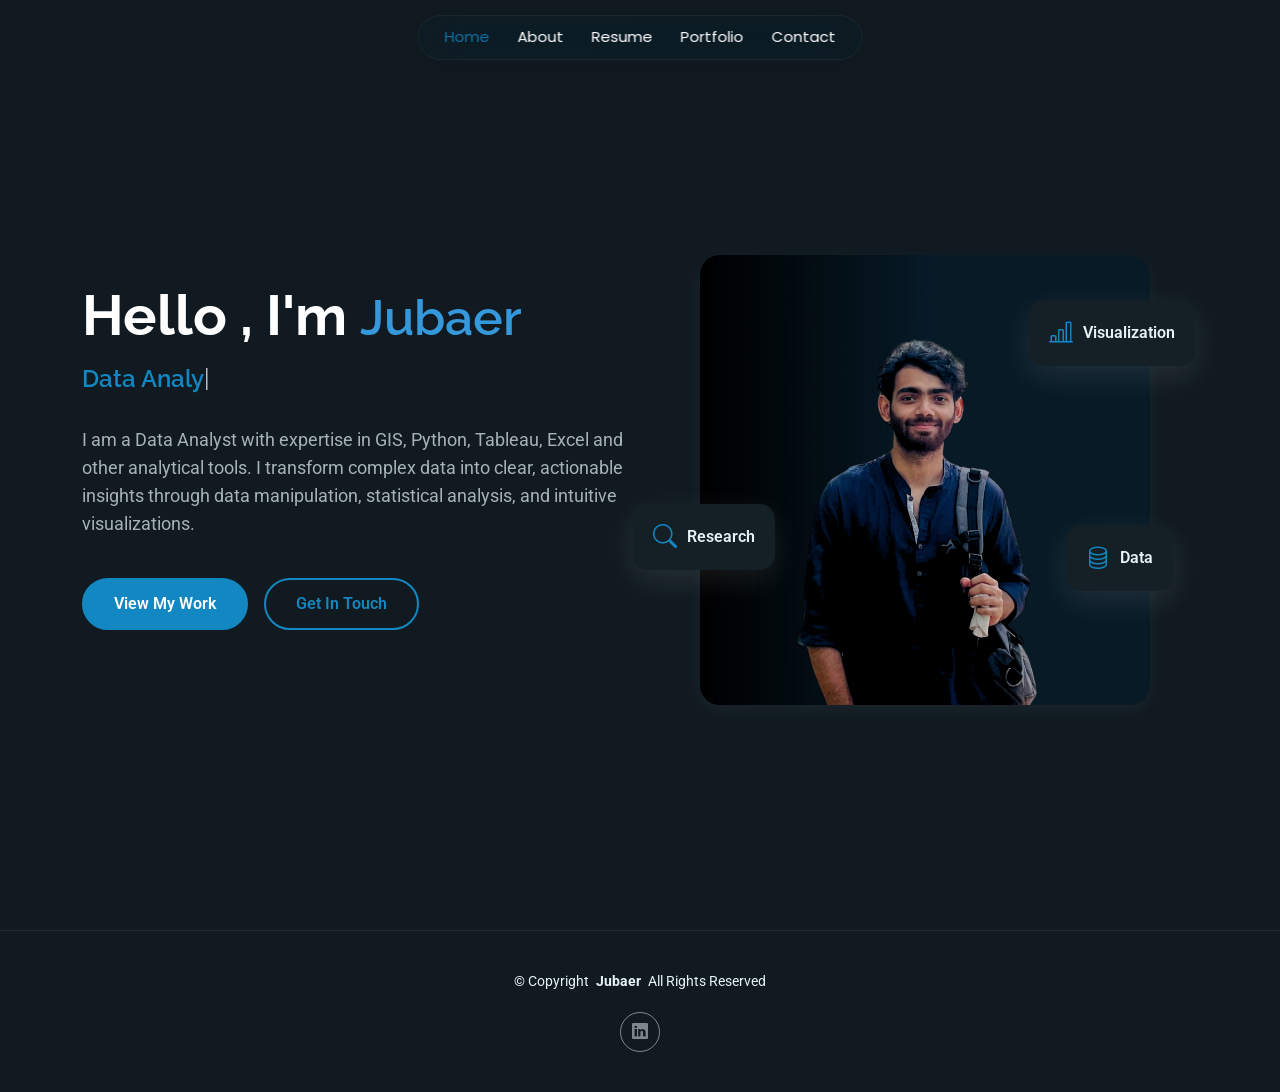
<file: index.html>
<!DOCTYPE html>
<html lang="en">

<head>
  <meta charset="utf-8">
  <meta content="width=device-width, initial-scale=1.0" name="viewport">
  <title>Index</title>
  <meta name="description" content="">
  <meta name="keywords" content="">

  <!-- Favicons -->
  <link href="assets/img/favicon.jpeg" rel="icon">
  <link href="assets/img/apple-touch-icon.png" rel="apple-touch-icon">

  <!-- Fonts -->
  <link href="https://fonts.googleapis.com" rel="preconnect">
  <link href="https://fonts.gstatic.com" rel="preconnect" crossorigin>
  <link href="https://fonts.googleapis.com/css2?family=Roboto:ital,wght@0,100;0,300;0,400;0,500;0,700;0,900;1,100;1,300;1,400;1,500;1,700;1,900&family=Poppins:ital,wght@0,100;0,200;0,300;0,400;0,500;0,600;0,700;0,800;0,900;1,100;1,200;1,300;1,400;1,500;1,600;1,700;1,800;1,900&family=Raleway:ital,wght@0,100;0,200;0,300;0,400;0,500;0,600;0,700;0,800;0,900;1,100;1,200;1,300;1,400;1,500;1,600;1,700;1,800;1,900&display=swap" rel="stylesheet">

  <!-- Vendor CSS Files -->
  <link href="assets/vendor/bootstrap/css/bootstrap.min.css" rel="stylesheet">
  <link href="assets/vendor/bootstrap-icons/bootstrap-icons.css" rel="stylesheet">
  <link href="assets/vendor/aos/aos.css" rel="stylesheet">
  <link href="assets/vendor/swiper/swiper-bundle.min.css" rel="stylesheet">
  <link href="assets/vendor/glightbox/css/glightbox.min.css" rel="stylesheet">

  <!-- Main CSS File -->
  <link href="assets/css/main.css" rel="stylesheet">

  <!-- =======================================================
  * Template Name: FolioOne
  * Template URL: https://bootstrapmade.com/folioone-bootstrap-portfolio-website-template/
  * Updated: Aug 23 2025 with Bootstrap v5.3.7
  * Author: BootstrapMade.com
  * License: https://bootstrapmade.com/license/
  ======================================================== -->
</head>

<body class="index-page">

<header id="header" class="header d-flex align-items-center light-background sticky-top">
  <div class="container d-flex align-items-center justify-content-between position-relative">

  

    <!-- Mobile Menu Button (hamburger) -->
    <i class="mobile-nav-toggle d-xl-none bi bi-list order-3 order-xl-1 ms-auto"></i>

    <!-- Empty left balance for desktop -->
    <div class="header-left-placeholder d-none d-xl-block"></div>

    <!-- Center Nav (Desktop only) -->
    <div class="nav-center position-absolute start-50 translate-middle-x d-none d-xl-block">
      <nav id="navmenu" class="navmenu">
        <div class="glass-nav">
          <ul class="d-flex gap-4 m-0 list-unstyled">
            <li><a href="index.html" class="active">Home</a></li>
            <li><a href="about.html">About</a></li>
            <li><a href="resume.html">Resume</a></li>
            <li><a href="portfolio.html">Portfolio</a></li>
            <li><a href="contact.html">Contact</a></li>
          </ul>
        </div>
      </nav>
    </div>

    <!-- Mobile Nav (Hidden on desktop) -->
    <nav id="navmenu" class="navmenu d-xl-none order-2 w-100">
      <ul>
        <li><a href="index.html" class="active">Home</a></li>
        <li><a href="about.html">About</a></li>
        <li><a href="resume.html">Resume</a></li>
        <li><a href="portfolio.html">Portfolio</a></li>
        <li><a href="contact.html">Contact</a></li>
      </ul>
    </nav>

  </div>
</header>


  <main class="main">

    <!-- Hero Section -->
    <section id="hero" class="hero section">

      <div class="container" data-aos="fade-up" data-aos-delay="100">

        <div class="row gy-4 align-items-center">
          <div class="col-lg-6 order-2 order-lg-1">
            <div class="hero-content">
              <h1 data-aos="fade-up" data-aos-delay="200">Hello ,  I'm 
              <span style="color: #3498db; text-decoration: none; font-size: 0.9em; font-weight: 600;">Jubaer </span></h1>
              <h2 data-aos="fade-up" data-aos-delay="300"> <span class="typed" data-typed-items="Data Analyst, Data Visualizer "></span></h2>
              <p data-aos="fade-up" data-aos-delay="400">I am a Data Analyst with expertise in GIS, Python, Tableau, Excel and other analytical tools. I transform complex data into clear, actionable insights through data manipulation, statistical analysis, and intuitive visualizations.</p>
              <div class="hero-actions" data-aos="fade-up" data-aos-delay="500">
                <a href="portfolio.html" class="btn btn-primary">View My Work</a>
                <a href="contact.html" class="btn btn-outline">Get In Touch</a>
              </div>
              
            </div>
          </div>
          <div class="col-lg-6 order-1 order-lg-2">
            <div class="hero-image" data-aos="zoom-in" data-aos-delay="300">
              <div class="image-wrapper">
                <img src="assets/img/profile/mypic.jpg" alt="image of sifat" class="img-fluid">
                <div class="floating-elements">
                  <div class="floating-card design" data-aos="fade-left" data-aos-delay="700">
                    <i class="bi bi-bar-chart-line"></i>
                    <span>Visualization</span>
                  </div>
                  <div class="floating-card code" data-aos="fade-right" data-aos-delay="800">
                    <i class="bi bi-search"></i>
                    <span>Research</span>
                  </div>
                  <div class="floating-card creativity" data-aos="fade-up" data-aos-delay="900">
                    <i class="bi bi-database"></i>
                     <span>Data</span>
                  </div>
                </div>
              </div>
            </div>
          </div>
        </div>

      </div>

    </section><!-- /Hero Section -->

  </main>

 <footer id="footer" class="footer">
  <div class="container">
    <div class="copyright text-center">
      <p>© <span>Copyright</span> <strong class="px-1 sitename">Jubaer</strong> <span>All Rights Reserved<br></span></p>
    </div>
    <div class="social-links d-flex justify-content-center">
      <a href="https://www.linkedin.com/in/jubaer-abdullah-07a079373/" target="_blank"><i class="bi bi-linkedin"></i></a>
    </div>
  </div>
</footer>

  <!-- Scroll Top -->
  <a href="#" id="scroll-top" class="scroll-top d-flex align-items-center justify-content-center"><i class="bi bi-arrow-up-short"></i></a>

  <!-- Preloader -->
  <div id="preloader"></div>

  <!-- Vendor JS Files -->
  <script src="assets/vendor/bootstrap/js/bootstrap.bundle.min.js"></script>
  <script src="assets/vendor/php-email-form/validate.js"></script>
  <script src="assets/vendor/aos/aos.js"></script>
  <script src="assets/vendor/typed.js/typed.umd.js"></script>
  <script src="assets/vendor/waypoints/noframework.waypoints.js"></script>
  <script src="assets/vendor/purecounter/purecounter_vanilla.js"></script>
  <script src="assets/vendor/swiper/swiper-bundle.min.js"></script>
  <script src="assets/vendor/imagesloaded/imagesloaded.pkgd.min.js"></script>
  <script src="assets/vendor/isotope-layout/isotope.pkgd.min.js"></script>
  <script src="assets/vendor/glightbox/js/glightbox.min.js"></script>

  <!-- Main JS File -->
  <script src="assets/js/main.js"></script>

</body>

</html>
</file>
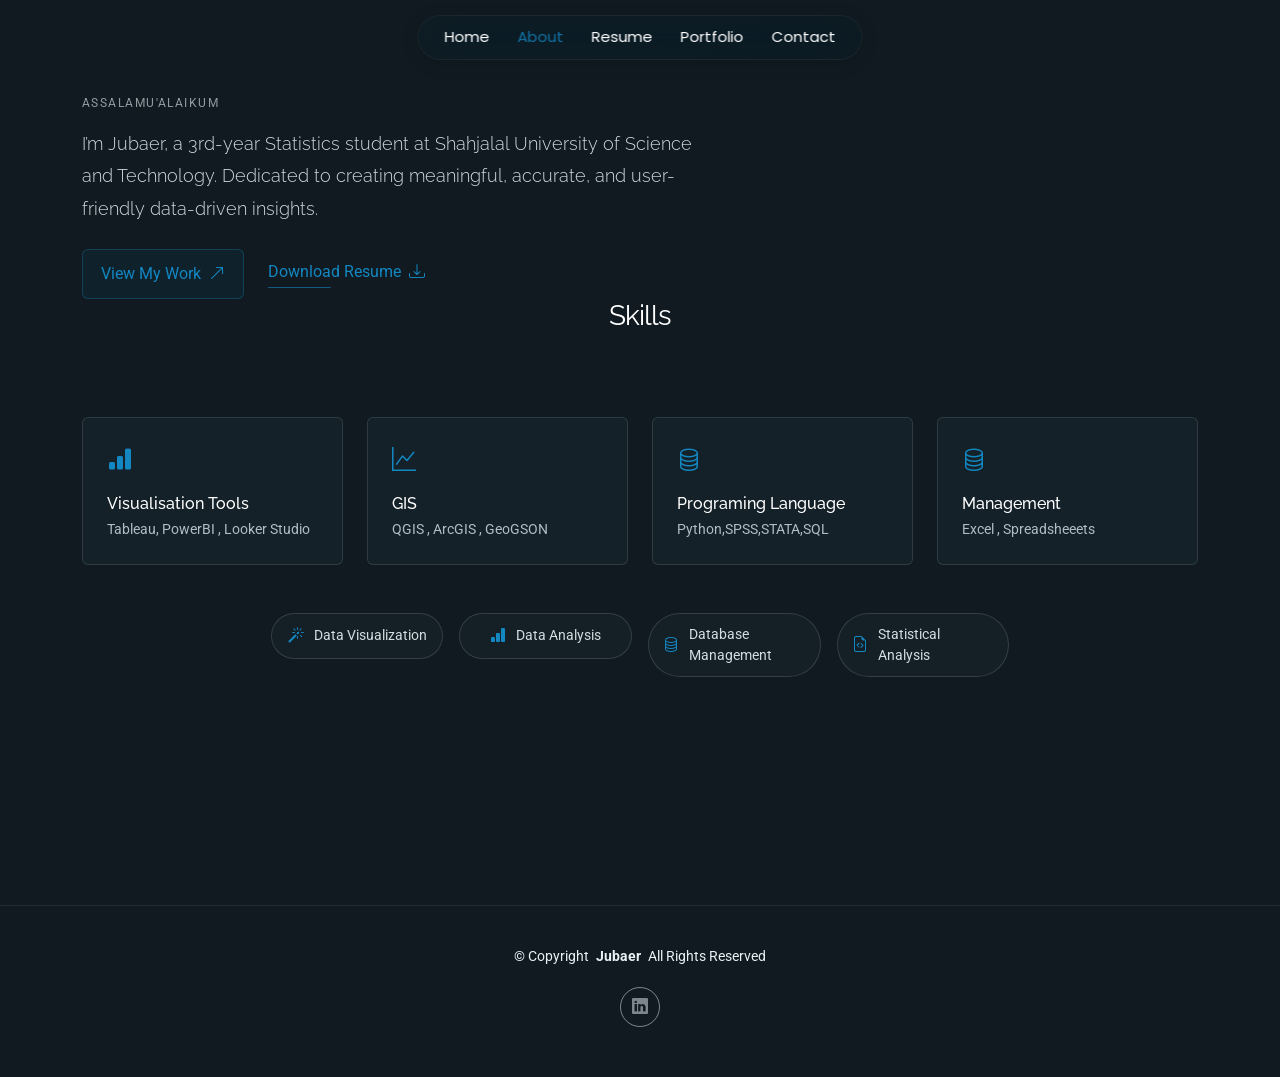
<file: about.html>
<!DOCTYPE html>
<html lang="en">

<head>
  <meta charset="utf-8">
  <meta content="width=device-width, initial-scale=1.0" name="viewport">
  <title>About</title>
  <meta name="description" content="">
  <meta name="keywords" content="">

  <!-- Favicons -->
  <link href="assets/img/favicon.png" rel="icon">
  <link href="assets/img/apple-touch-icon.png" rel="apple-touch-icon">

  <!-- Fonts -->
  <link href="https://fonts.googleapis.com" rel="preconnect">
  <link href="https://fonts.gstatic.com" rel="preconnect" crossorigin>
  <link href="https://fonts.googleapis.com/css2?family=Roboto:ital,wght@0,100;0,300;0,400;0,500;0,700;0,900;1,100;1,300;1,400;1,500;1,700;1,900&family=Poppins:ital,wght@0,100;0,200;0,300;0,400;0,500;0,600;0,700;0,800;0,900;1,100;1,200;1,300;1,400;1,500;1,600;1,700;1,800;1,900&family=Raleway:ital,wght@0,100;0,200;0,300;0,400;0,500;0,600;0,700;0,800;0,900;1,100;1,200;1,300;1,400;1,500;1,600;1,700;1,800;1,900&display=swap" rel="stylesheet">

  <!-- Vendor CSS Files -->
  <link href="assets/vendor/bootstrap/css/bootstrap.min.css" rel="stylesheet">
  <link href="assets/vendor/bootstrap-icons/bootstrap-icons.css" rel="stylesheet">
  <link href="assets/vendor/aos/aos.css" rel="stylesheet">
  <link href="assets/vendor/swiper/swiper-bundle.min.css" rel="stylesheet">
  <link href="assets/vendor/glightbox/css/glightbox.min.css" rel="stylesheet">

  <!-- Main CSS File -->
  <link href="assets/css/main.css" rel="stylesheet">


</head>

<body class="about-page">

<header id="header" class="header d-flex align-items-center light-background sticky-top">
  <div class="container d-flex align-items-center justify-content-between position-relative">


    <!-- Mobile Menu Button (hamburger) -->
    <i class="mobile-nav-toggle d-xl-none bi bi-list order-3 order-xl-1 ms-auto"></i>

    <!-- Empty left balance for desktop -->
    <div class="header-left-placeholder d-none d-xl-block"></div>

    <!-- Center Nav (Desktop only) -->
    <div class="nav-center position-absolute start-50 translate-middle-x d-none d-xl-block">
      <nav id="navmenu" class="navmenu">
        <div class="glass-nav">
          <ul class="d-flex gap-4 m-0 list-unstyled">
            <li><a href="index.html" >Home</a></li>
            <li><a href="about.html" class="active" >About</a></li>
            <li><a href="resume.html">Resume</a></li>
            <li><a href="portfolio.html">Portfolio</a></li>
            <li><a href="contact.html">Contact</a></li>
          </ul>
        </div>
      </nav>
    </div>

    <!-- Mobile Nav (Hidden on desktop) -->
    <nav id="navmenu" class="navmenu d-xl-none order-2 w-100">
      <ul>
        <li><a href="index.html" >Home</a></li>
        <li><a href="about.html" class="active" >About</a></li>
        <li><a href="resume.html">Resume</a></li>
        <li><a href="portfolio.html">Portfolio</a></li>
        <li><a href="contact.html">Contact</a></li>
      </ul>
    </nav>

  </div>
</header>


  <main class="main">

    <!-- About Section -->
    <section id="about" class="about section">


      <div class="container" data-aos="fade-up" data-aos-delay="100">

        <!-- Intro + Photo -->
        <div class="row align-items-center justify-content-between gy-5 mb-5">
          <div class="col-lg-7" data-aos="fade-right" data-aos-delay="150">
            <div class="intro-content">
              <span class="eyebrow">Assalamu'alaikum</span>
              <h2 class="lead">I’m Jubaer, a 3rd-year Statistics student at Shahjalal University of Science and Technology. Dedicated to creating meaningful, accurate, and user-friendly data-driven insights.
</h2>

            

              <div class="cta-group">
                <a href="portfolio.html" class="btn-ghost">
                  View My Work <i class="bi bi-arrow-up-right"></i>
                </a>
               <a href=" " class="link-underline" target="_blank">
  Download Resume <i class="bi bi-download"></i>
</a>
              </div>
            </div>
          </div>

          
      <div class="container section-title" data-aos="fade-up">
  <h2 style="font-size: 28px;">Skills</h2>
</div>

      <div class="container" data-aos="fade-up" data-aos-delay="100">
        <!-- Skills Grid -->
        <div class="mb-5">
          <div class="row g-4">
            <div class="col-6 col-md-4 col-lg-3" data-aos="fade-up" data-aos-delay="120">
              <div class="skill-item">
                <i class="bi bi-bar-chart-fill"></i>
                <h3>Visualisation Tools </h3>
                <p>Tableau, PowerBI , Looker Studio</p>
              </div>
            </div>
            <div class="col-6 col-md-4 col-lg-3" data-aos="fade-up" data-aos-delay="180">
              <div class="skill-item">
                <i class="bi bi-graph-up"></i>
                <h3>GIS</h3>
                <p> QGIS , ArcGIS , GeoGSON </p>
              </div>
            </div>
            <div class="col-6 col-md-4 col-lg-3" data-aos="fade-up" data-aos-delay="240">
              <div class="skill-item">
                <i class="bi bi-database"></i>
                <h3>Programing Language</h3>
                <p>Python,SPSS,STATA,SQL</p>
              </div>
            </div>
            <div class="col-6 col-md-4 col-lg-3" data-aos="fade-up" data-aos-delay="300">
              <div class="skill-item">
                <i class="bi bi-database"></i>
                <h3>Management</h3>
                <p>Excel , Spreadsheeets </p>
              </div>
            </div>
          </div>
        </div>
        <!-- End Skills Grid -->

        
        <!-- Fun Facts -->
        <div class="row g-3 justify-content-center">
          <div class="col-6 col-md-3 col-lg-2" data-aos="zoom-in" data-aos-delay="120">
            <div class="fact-pill">
              <i class="bi bi-magic"></i>
              <span> Data Visualization </span>
            </div>
          </div>
          <div class="col-6 col-md-3 col-lg-2" data-aos="zoom-in" data-aos-delay="160">
            <div class="fact-pill">
              <i class="bi bi-bar-chart-fill"></i>
              <span>Data Analysis</span>
            </div>
          </div>
          <div class="col-6 col-md-3 col-lg-2" data-aos="zoom-in" data-aos-delay="200">
            <div class="fact-pill">
              <i class="bi bi-database"></i>
              <span>Database Management </span>
            </div>
          </div>
          <div class="col-6 col-md-3 col-lg-2" data-aos="zoom-in" data-aos-delay="240">
            <div class="fact-pill">
              <i class="bi bi-file-earmark-code"></i>
              <span> Statistical Analysis </span>
            </div>
          </div>
        </div>
        <!-- End Fun Facts -->

      </div>

    </section><!-- /About Section -->

    <!-- Skills Section -->
    <section id="skills" class="skills section">

      <!-- Section Title -->
      

        <!-- <div class="row g-4 skills-animation">

          <div class="col-md-6 col-lg-3" data-aos="fade-up" data-aos-delay="100">
            <div class="skill-box">
              <h3>Tableau</h3>
              <p>Expert in structuring semantic, accessible, and responsive dashboards.</p>
              <span class="text-end d-block">90%</span>
              <div class="progress">
                <div class="progress-bar" role="progressbar" aria-valuenow="90" aria-valuemin="0" aria-valuemax="100"></div>
              </div>
            </div>
          </div>

          <div class="col-md-6 col-lg-3" data-aos="fade-up" data-aos-delay="200">
            <div class="skill-box">
              <h3>Power BI</h3>
              <p>Skilled in crafting visually appealing and responsive designs.</p>
              <span class="text-end d-block">90%</span>
              <div class="progress">
                <div class="progress-bar" role="progressbar" aria-valuenow="95" aria-valuemin="0" aria-valuemax="100"></div>
              </div>
            </div>
          </div>

          <div class="col-md-6 col-lg-3" data-aos="fade-up" data-aos-delay="300">
            <div class="skill-box">
              <h3>Excel</h3>
              <p>Experienced in building dynamic and interactive reports.</p>
              <span class="text-end d-block">90%</span>
              <div class="progress">
                <div class="progress-bar" role="progressbar" aria-valuenow="80" aria-valuemin="0" aria-valuemax="100"></div>
              </div>
            </div>
          </div>

          <div class="col-md-6 col-lg-3" data-aos="fade-up" data-aos-delay="400">
            <div class="skill-box">
              <h3>Python</h3>
              <p>Proficient  data handling.</p>
              <span class="text-end d-block">55%</span>
              <div class="progress">
                <div class="progress-bar" role="progressbar" aria-valuenow="55" aria-valuemin="0" aria-valuemax="100">
                </div>
              </div>
            </div>
          </div>

          <div class="col-md-6 col-lg-3" data-aos="fade-up" data-aos-delay="400">
            <div class="skill-box">
              <h3>SQL</h3>
              <p>Proficient  in Database Management </p>
              <span class="text-end d-block">70%</span>
              <div class="progress">
                <div class="progress-bar" role="progressbar" aria-valuenow="55" aria-valuemin="0" aria-valuemax="100">
                </div>
              </div>
            </div>
          </div>

        </div> -->

      </div>

    </section><!-- /Skills Section -->

    <!-- Stats Section 
    <section id="stats" class="stats section dark-background">

      <div class="container" data-aos="fade-up" data-aos-delay="100">

        <div class="row align-items-center">
          <div class="col-lg-4" data-aos="fade-up" data-aos-delay="200">
            <div class="avatars d-flex align-items-center">
              <img src="assets/img/person/person-m-2.webp" alt="Avatar 1" class="rounded-circle" loading="lazy">
              <img src="assets/img/person/person-m-3.webp" alt="Avatar 2" class="rounded-circle" loading="lazy">
              <img src="assets/img/person/person-f-5.webp" alt="Avatar 3" class="rounded-circle" loading="lazy">
              <img src="assets/img/person/person-m-5.webp" alt="Avatar 4" class="rounded-circle" loading="lazy">
            </div>
          </div>

          <div class="col-lg-8">
            <div class="row counters">
              <div class="col-md-4" data-aos="fade-up" data-aos-delay="300">
                <h2><span data-purecounter-start="0" data-purecounter-end="185" data-purecounter-duration="1" class="purecounter"></span>+</h2>
                <p>Nemo enim ipsam</p>
              </div>

              <div class="col-md-4" data-aos="fade-up" data-aos-delay="400">
                <h2><span data-purecounter-start="0" data-purecounter-end="32" data-purecounter-duration="1" class="purecounter"></span>K</h2>
                <p>Voluptatem sequi</p>
              </div>

              <div class="col-md-4" data-aos="fade-up" data-aos-delay="500">
                <h2><span data-purecounter-start="0" data-purecounter-end="128" data-purecounter-duration="1" class="purecounter"></span>+</h2>
                <p>Dolor sit consectetur</p>
              </div>
            </div>
          </div>
        </div>
      </div>

    </section> *** /Stats Section *** -->

   <!-- *** Testimonials Section *** 
    <section id="testimonials" class="testimonials section">

      *** Section Title ***
      <div class="container section-title" data-aos="fade-up">
        <h2>Testimonials</h2>
        <p>Necessitatibus eius consequatur ex aliquid fuga eum quidem sint consectetur velit</p>
      </div>  *** End Section Title ***

      <div class="container" data-aos="fade-up" data-aos-delay="100">

        <div class="swiper init-swiper">
          <script type="application/json" class="swiper-config">
            {
              "loop": true,
              "speed": 600,
              "autoplay": {
                "delay": 5000
              },
              "slidesPerView": "auto",
              "pagination": {
                "el": ".swiper-pagination",
                "type": "bullets",
                "clickable": true
              }
            }
          </script>
          <div class="swiper-wrapper">

            <div class="swiper-slide">
              <div class="testimonial-item">
                <div class="row gy-4 justify-content-center">
                  <div class="col-lg-6">
                    <div class="testimonial-content">
                      <p>
                        <i class="bi bi-quote quote-icon-left"></i>
                        <span>Proin iaculis purus consequat sem cure digni ssim donec porttitora entum suscipit rhoncus. Accusantium quam, ultricies eget id, aliquam eget nibh et. Maecen aliquam, risus at semper.</span>
                        <i class="bi bi-quote quote-icon-right"></i>
                      </p>
                      <h3>Saul Goodman</h3>
                      <h4>Ceo &amp; Founder</h4>
                      <div class="stars">
                        <i class="bi bi-star-fill"></i><i class="bi bi-star-fill"></i><i class="bi bi-star-fill"></i><i class="bi bi-star-fill"></i><i class="bi bi-star-fill"></i>
                      </div>
                    </div>
                  </div>
                  <div class="col-lg-2 text-center">
                    <img src="assets/img/person/person-m-9.webp" class="img-fluid testimonial-img" alt="">
                  </div>
                </div>
              </div>
            </div> *** End testimonial item ***

            <div class="swiper-slide">
              <div class="testimonial-item">
                <div class="row gy-4 justify-content-center">
                  <div class="col-lg-6">
                    <div class="testimonial-content">
                      <p>
                        <i class="bi bi-quote quote-icon-left"></i>
                        <span>Export tempor illum tamen malis malis eram quae irure esse labore quem cillum quid cillum eram malis quorum velit fore eram velit sunt aliqua noster fugiat irure amet legam anim culpa.</span>
                        <i class="bi bi-quote quote-icon-right"></i>
                      </p>
                      <h3>Sara Wilsson</h3>
                      <h4>Designer</h4>
                      <div class="stars">
                        <i class="bi bi-star-fill"></i><i class="bi bi-star-fill"></i><i class="bi bi-star-fill"></i><i class="bi bi-star-fill"></i><i class="bi bi-star-fill"></i>
                      </div>
                    </div>
                  </div>
                  <div class="col-lg-2 text-center">
                    <img src="assets/img/person/person-f-5.webp" class="img-fluid testimonial-img" alt="">
                  </div>
                </div>
              </div>
            </div> *** End testimonial item ***

            <div class="swiper-slide">
              <div class="testimonial-item">
                <div class="row gy-4 justify-content-center">
                  <div class="col-lg-6">
                    <div class="testimonial-content">
                      <p>
                        <i class="bi bi-quote quote-icon-left"></i>
                        <span>Enim nisi quem export duis labore cillum quae magna enim sint quorum nulla quem veniam duis minim tempor labore quem eram duis noster aute amet eram fore quis sint minim.</span>
                        <i class="bi bi-quote quote-icon-right"></i>
                      </p>
                      <h3>Jena Karlis</h3>
                      <h4>Store Owner</h4>
                      <div class="stars">
                        <i class="bi bi-star-fill"></i><i class="bi bi-star-fill"></i><i class="bi bi-star-fill"></i><i class="bi bi-star-fill"></i><i class="bi bi-star-fill"></i>
                      </div>
                    </div>
                  </div>
                  <div class="col-lg-2 text-center">
                    <img src="assets/img/person/person-f-12.webp" class="img-fluid testimonial-img" alt="">
                  </div>
                </div>
              </div>
            </div> *** End testimonial item ***

            <div class="swiper-slide">
              <div class="testimonial-item">
                <div class="row gy-4 justify-content-center">
                  <div class="col-lg-6">
                    <div class="testimonial-content">
                      <p>
                        <i class="bi bi-quote quote-icon-left"></i>
                        <span>Fugiat enim eram quae cillum dolore dolor amet nulla culpa multos export minim fugiat minim velit minim dolor enim duis veniam ipsum anim magna sunt elit fore quem dolore labore illum veniam.</span>
                        <i class="bi bi-quote quote-icon-right"></i>
                      </p>
                      <h3>John Larson</h3>
                      <h4>Entrepreneur</h4>
                      <div class="stars">
                        <i class="bi bi-star-fill"></i><i class="bi bi-star-fill"></i><i class="bi bi-star-fill"></i><i class="bi bi-star-fill"></i><i class="bi bi-star-fill"></i>
                      </div>
                    </div>
                  </div>
                  <div class="col-lg-2 text-center">
                    <img src="assets/img/person/person-m-12.webp" class="img-fluid testimonial-img" alt="">
                  </div>
                </div>
              </div>
            </div> *** End testimonial item ***

          </div>
          <div class="swiper-pagination"></div>
        </div>

      </div>

    </section> *** /Testimonials Section ***

  -->

  </main>

  <footer id="footer" class="footer">

    <div class="container">
      <div class="copyright text-center ">
        <p>© <span>Copyright</span> <strong class="px-1 sitename">Jubaer</strong> <span>All Rights Reserved<br></span></p>
      </div>
      <div class="social-links d-flex justify-content-center">
      <a href="https://www.linkedin.com/in/jubaer-abdullah-07a079373/" target="_blank"><i class="bi bi-linkedin"></i></a>
    </div>
      <div class="credits">
        <!-- All the links in the footer should remain intact. -->
        <!-- You can delete the links only if you've purchased the pro version. -->
        <!-- Licensing information: https://bootstrapmade.com/license/ -->
        <!-- Purchase the pro version with working PHP/AJAX contact form: [buy-url] -->
       <!-- Designed by <a href="https://bootstrapmade.com/">BootstrapMade</a> -->
      </div>
    </div>

  </footer>

  <!-- Scroll Top -->
  <a href="#" id="scroll-top" class="scroll-top d-flex align-items-center justify-content-center"><i class="bi bi-arrow-up-short"></i></a>

  <!-- Preloader -->
  <div id="preloader"></div>

  <!-- Vendor JS Files -->
  <script src="assets/vendor/bootstrap/js/bootstrap.bundle.min.js"></script>
  <script src="assets/vendor/php-email-form/validate.js"></script>
  <script src="assets/vendor/aos/aos.js"></script>
  <script src="assets/vendor/typed.js/typed.umd.js"></script>
  <script src="assets/vendor/waypoints/noframework.waypoints.js"></script>
  <script src="assets/vendor/purecounter/purecounter_vanilla.js"></script>
  <script src="assets/vendor/swiper/swiper-bundle.min.js"></script>
  <script src="assets/vendor/imagesloaded/imagesloaded.pkgd.min.js"></script>
  <script src="assets/vendor/isotope-layout/isotope.pkgd.min.js"></script>
  <script src="assets/vendor/glightbox/js/glightbox.min.js"></script>

  <!-- Main JS File -->
  <script src="assets/js/main.js"></script>

</body>

</html>
</file>
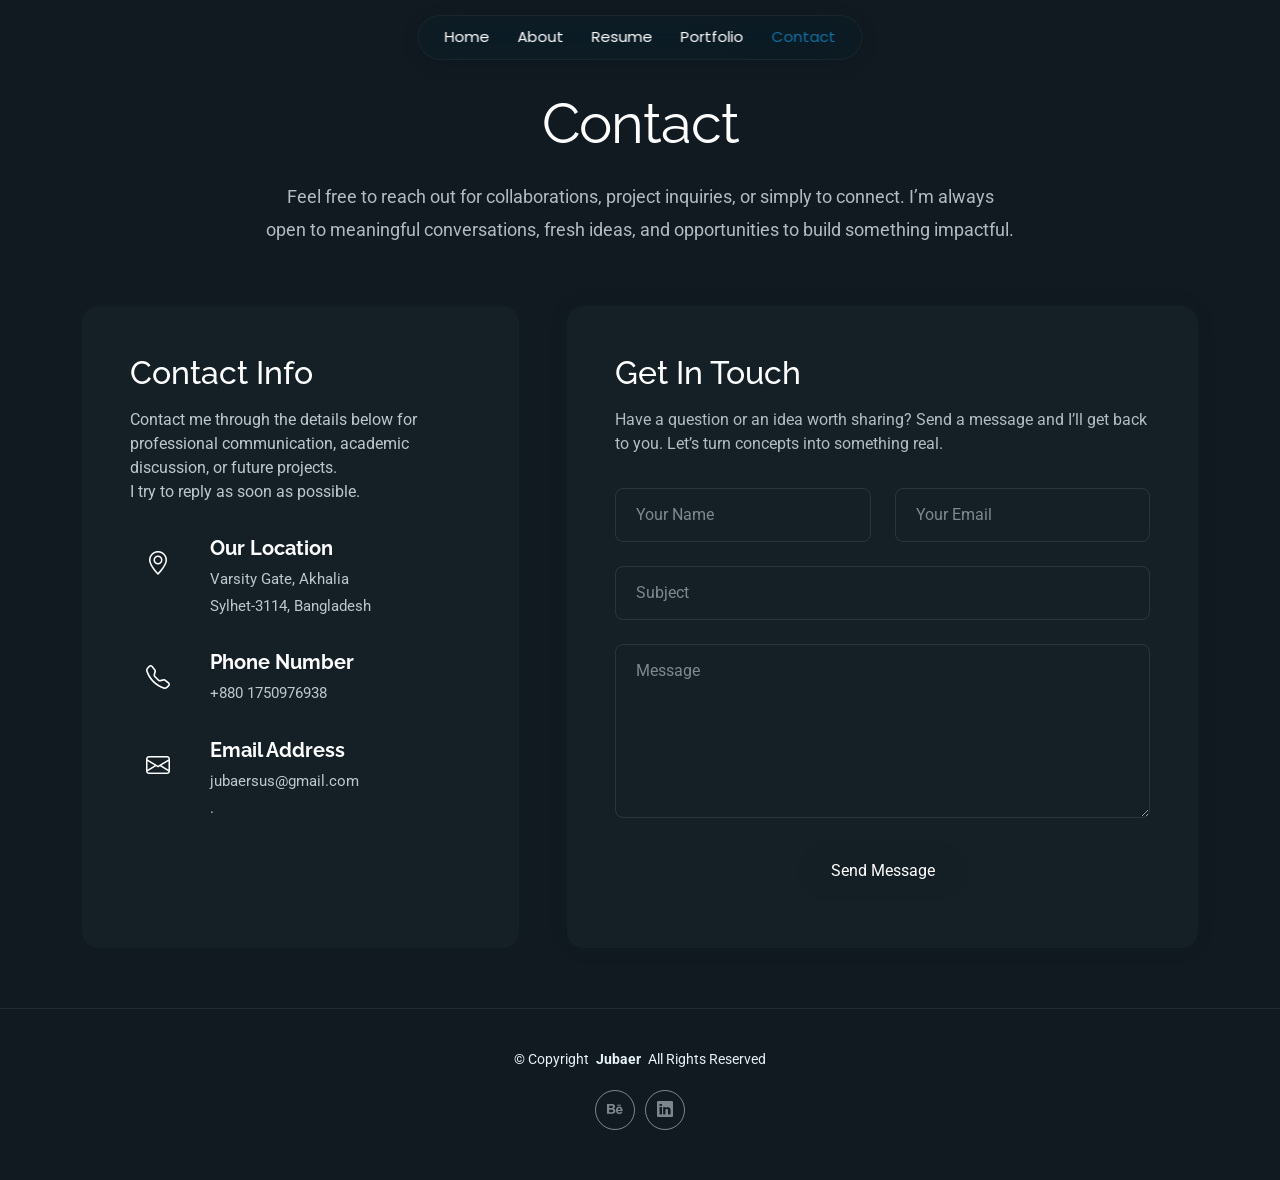
<file: contact.html>
<!DOCTYPE html>
<html lang="en">

<head>
  <meta charset="utf-8">
  <meta content="width=device-width, initial-scale=1.0" name="viewport">
  <title>Contact - FolioOne Bootstrap Template</title>
  <meta name="description" content="">
  <meta name="keywords" content="">

  <!-- Favicons -->
  <link href="assets/img/favicon.png" rel="icon">
  <link href="assets/img/apple-touch-icon.png" rel="apple-touch-icon">

  <!-- Fonts -->
  <link href="https://fonts.googleapis.com" rel="preconnect">
  <link href="https://fonts.gstatic.com" rel="preconnect" crossorigin>
  <link href="https://fonts.googleapis.com/css2?family=Roboto:ital,wght@0,100;0,300;0,400;0,500;0,700;0,900;1,100;1,300;1,400;1,500;1,700;1,900&family=Poppins:ital,wght@0,100;0,200;0,300;0,400;0,500;0,600;0,700;0,800;0,900;1,100;1,200;1,300;1,400;1,500;1,600;1,700;1,800;1,900&family=Raleway:ital,wght@0,100;0,200;0,300;0,400;0,500;0,600;0,700;0,800;0,900;1,100;1,200;1,300;1,400;1,500;1,600;1,700;1,800;1,900&display=swap" rel="stylesheet">

  <!-- Vendor CSS Files -->
  <link href="assets/vendor/bootstrap/css/bootstrap.min.css" rel="stylesheet">
  <link href="assets/vendor/bootstrap-icons/bootstrap-icons.css" rel="stylesheet">
  <link href="assets/vendor/aos/aos.css" rel="stylesheet">
  <link href="assets/vendor/swiper/swiper-bundle.min.css" rel="stylesheet">
  <link href="assets/vendor/glightbox/css/glightbox.min.css" rel="stylesheet">

  <!-- Main CSS File -->
  <link href="assets/css/main.css" rel="stylesheet">

  <!-- =======================================================
  * Template Name: FolioOne
  * Template URL: https://bootstrapmade.com/folioone-bootstrap-portfolio-website-template/
  * Updated: Aug 23 2025 with Bootstrap v5.3.7
  * Author: BootstrapMade.com
  * License: https://bootstrapmade.com/license/
  ======================================================== -->
</head>

<body class="contact-page">

<header id="header" class="header d-flex align-items-center light-background sticky-top">
  <div class="container d-flex align-items-center justify-content-between position-relative">

    <!-- Mobile Menu Button (hamburger) -->
    <i class="mobile-nav-toggle d-xl-none bi bi-list order-3 order-xl-1 ms-auto"></i>

    <!-- Empty left balance for desktop -->
    <div class="header-left-placeholder d-none d-xl-block"></div>

    <!-- Center Nav (Desktop only) -->
    <div class="nav-center position-absolute start-50 translate-middle-x d-none d-xl-block">
      <nav id="navmenu" class="navmenu">
        <div class="glass-nav">
          <ul class="d-flex gap-4 m-0 list-unstyled">
            <li><a href="index.html" >Home</a></li>
            <li><a href="about.html">About</a></li>
            <li><a href="resume.html">Resume</a></li>
            <li><a href="portfolio.html">Portfolio</a></li>
            <li><a href="contact.html" class="active" >Contact</a></li>
          </ul>
        </div>
      </nav>
    </div>

    <!-- Mobile Nav (Hidden on desktop) -->
    <nav id="navmenu" class="navmenu d-xl-none order-2 w-100">
      <ul>
        <li><a href="index.html" >Home</a></li>
        <li><a href="about.html">About</a></li>
        <li><a href="resume.html">Resume</a></li>
        <li><a href="portfolio.html">Portfolio</a></li>
        <li><a href="contact.html" class="active" > Contact</a></li>
      </ul>
    </nav>

  </div>
</header>

  <main class="main">

    <!-- Contact Section -->
    <section id="contact" class="contact section">

      <!-- Section Title -->
      <div class="container section-title" data-aos="fade-up">
        <h2>Contact</h2>
        <p>Feel free to reach out for collaborations, project inquiries, or simply to connect. I’m always open to meaningful conversations, fresh ideas, and opportunities to build something impactful.</p>
      </div><!-- End Section Title -->

      <div class="container" data-aos="fade-up" data-aos-delay="100">

        <div class="row g-4 g-lg-5">
          <div class="col-lg-5">
            <div class="info-box" data-aos="fade-up" data-aos-delay="200">
              <h3>Contact Info</h3>
              <p>Contact me through the details below for professional communication, academic discussion, or future projects.<br> I try to reply as soon as possible.</p>

              <div class="info-item" data-aos="fade-up" data-aos-delay="300">
                <div class="icon-box">
                  <i class="bi bi-geo-alt"></i>
                </div>
                <div class="content">
                  <h4>Our Location</h4>
                  <p>Varsity Gate, Akhalia</p>
                  <p>Sylhet-3114, Bangladesh</p>
                </div>
              </div>

              <div class="info-item" data-aos="fade-up" data-aos-delay="400">
                <div class="icon-box">
                  <i class="bi bi-telephone"></i>
                </div>
                <div class="content">
                  <h4>Phone Number</h4>
                  <p>+880 1750976938</p>
                </div>
              </div>

              <div class="info-item" data-aos="fade-up" data-aos-delay="500">
                <div class="icon-box">
                  <i class="bi bi-envelope"></i>
                </div>
                <div class="content">
                  <h4>Email Address</h4>
                  <p>jubaersus@gmail.com</p>
                  <p>.</p>
                </div>
              </div>
            </div>
          </div>

          <div class="col-lg-7">
            <div class="contact-form" data-aos="fade-up" data-aos-delay="300">
              <h3>Get In Touch</h3>
              <p>Have a question or an idea worth sharing? Send a message and I’ll get back to you. Let’s turn concepts into something real.</p>

              <form action="forms/contact.php" method="post" class="php-email-form" data-aos="fade-up" data-aos-delay="200">
                <div class="row gy-4">

                  <div class="col-md-6">
                    <input type="text" name="name" class="form-control" placeholder="Your Name" required="">
                  </div>

                  <div class="col-md-6 ">
                    <input type="email" class="form-control" name="email" placeholder="Your Email" required="">
                  </div>

                  <div class="col-12">
                    <input type="text" class="form-control" name="subject" placeholder="Subject" required="">
                  </div>

                  <div class="col-12">
                    <textarea class="form-control" name="message" rows="6" placeholder="Message" required=""></textarea>
                  </div>

                  <div class="col-12 text-center">
                    <div class="loading">Loading</div>
                    <div class="error-message"></div>
                    <div class="sent-message">Your message has been sent. Thank you!</div>

                    <button type="submit" class="btn">Send Message</button>
                  </div>

                </div>
              </form>

            </div>
          </div>

        </div>

      </div>

    </section><!-- /Contact Section -->

  </main>

  <footer id="footer" class="footer">

    <div class="container">
      <div class="copyright text-center ">
        <p>© <span>Copyright</span> <strong class="px-1 sitename">Jubaer </strong> <span>All Rights Reserved<br></span></p>
      </div>
      <div class="social-links d-flex justify-content-center">
      <a href="https://www.behance.net/azharulislam43" target="_blank"><i class="bi bi-behance"></i></a>
      <a href="https://www.linkedin.com/in/jubaer-abdullah-07a079373/" target="_blank"><i class="bi bi-linkedin"></i></a>
    </div>
      <div class="credits">
        <!-- All the links in the footer should remain intact. -->
        <!-- You can delete the links only if you've purchased the pro version. -->
        <!-- Licensing information: https://bootstrapmade.com/license/ -->
        <!-- Purchase the pro version with working PHP/AJAX contact form: [buy-url] -->
       <!-- Designed by <a href="https://bootstrapmade.com/">BootstrapMade</a> -->
      </div>
    </div>

  </footer>

  <!-- Scroll Top -->
  <a href="#" id="scroll-top" class="scroll-top d-flex align-items-center justify-content-center"><i class="bi bi-arrow-up-short"></i></a>

  <!-- Preloader -->
  <div id="preloader"></div>

  <!-- Vendor JS Files -->
  <script src="assets/vendor/bootstrap/js/bootstrap.bundle.min.js"></script>
  <script src="assets/vendor/php-email-form/validate.js"></script>
  <script src="assets/vendor/aos/aos.js"></script>
  <script src="assets/vendor/typed.js/typed.umd.js"></script>
  <script src="assets/vendor/waypoints/noframework.waypoints.js"></script>
  <script src="assets/vendor/purecounter/purecounter_vanilla.js"></script>
  <script src="assets/vendor/swiper/swiper-bundle.min.js"></script>
  <script src="assets/vendor/imagesloaded/imagesloaded.pkgd.min.js"></script>
  <script src="assets/vendor/isotope-layout/isotope.pkgd.min.js"></script>
  <script src="assets/vendor/glightbox/js/glightbox.min.js"></script>

  <!-- Main JS File -->
  <script src="assets/js/main.js"></script>

</body>

</html>
</file>
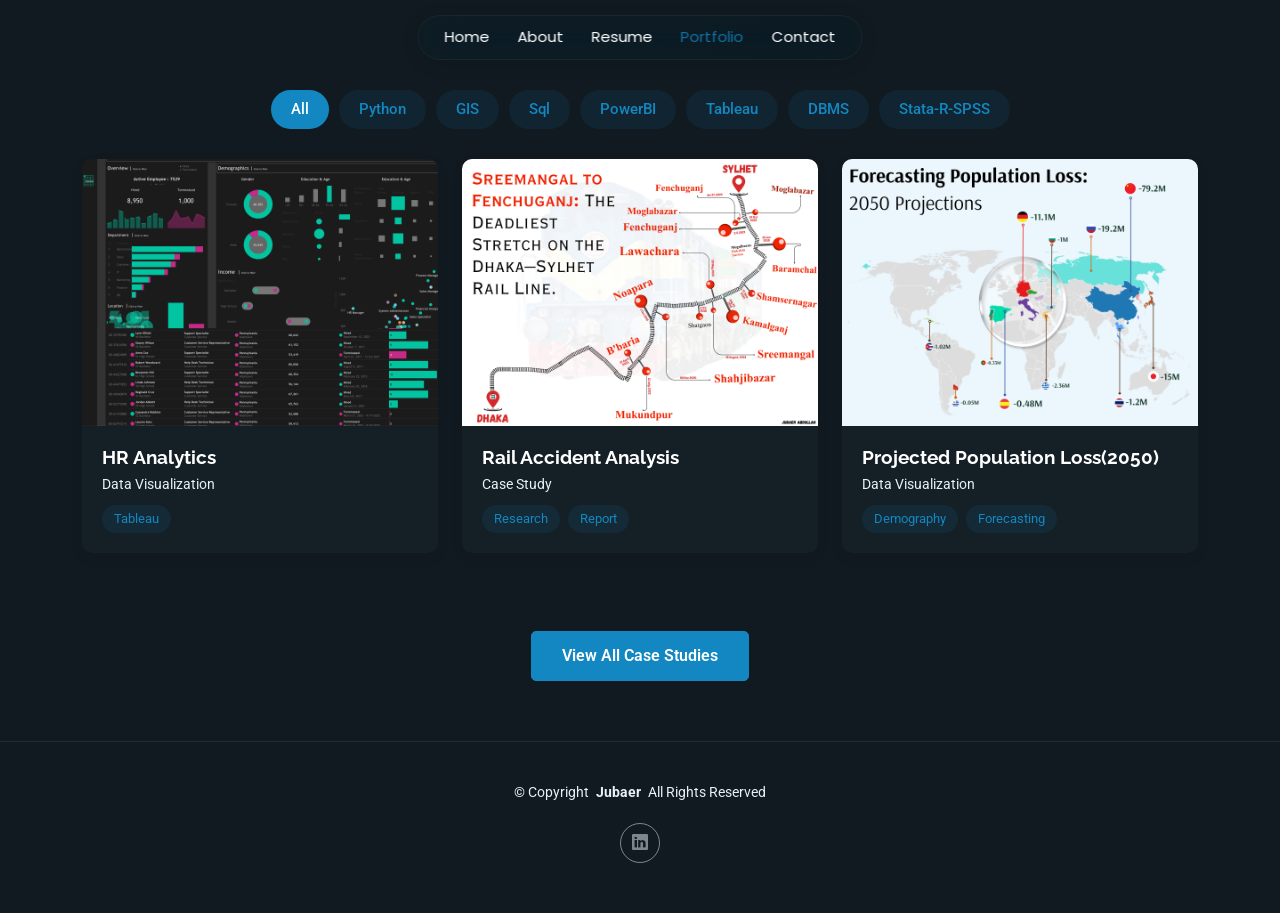
<file: portfolio.html>
<!DOCTYPE html>
<html lang="en">

<head>
  <meta charset="utf-8">
  <meta content="width=device-width, initial-scale=1.0" name="viewport">
  <title>Portfolio</title>
  <meta name="description" content="">
  <meta name="keywords" content="">

  <!-- Favicons -->
  <link href="assets/img/favicon.png" rel="icon">
  <link href="assets/img/apple-touch-icon.png" rel="apple-touch-icon">

  <!-- Fonts -->
  <link href="https://fonts.googleapis.com" rel="preconnect">
  <link href="https://fonts.gstatic.com" rel="preconnect" crossorigin>
  <link href="https://fonts.googleapis.com/css2?family=Roboto:ital,wght@0,100;0,300;0,400;0,500;0,700;0,900;1,100;1,300;1,400;1,500;1,700;1,900&family=Poppins:ital,wght@0,100;0,200;0,300;0,400;0,500;0,600;0,700;0,800;0,900;1,100;1,200;1,300;1,400;1,500;1,600;1,700;1,800;1,900&family=Raleway:ital,wght@0,100;0,200;0,300;0,400;0,500;0,600;0,700;0,800;0,900;1,100;1,200;1,300;1,400;1,500;1,600;1,700;1,800;1,900&display=swap" rel="stylesheet">

  <!-- Vendor CSS Files -->
  <link href="assets/vendor/bootstrap/css/bootstrap.min.css" rel="stylesheet">
  <link href="assets/vendor/bootstrap-icons/bootstrap-icons.css" rel="stylesheet">
  <link href="assets/vendor/aos/aos.css" rel="stylesheet">
  <link href="assets/vendor/swiper/swiper-bundle.min.css" rel="stylesheet">
  <link href="assets/vendor/glightbox/css/glightbox.min.css" rel="stylesheet">

  <!-- Main CSS File -->
  <link href="assets/css/main.css" rel="stylesheet">

  <!-- =======================================================
  * Template Name: FolioOne
  * Template URL: https://bootstrapmade.com/folioone-bootstrap-portfolio-website-template/
  * Updated: Aug 23 2025 with Bootstrap v5.3.7
  * Author: BootstrapMade.com
  * License: https://bootstrapmade.com/license/
  ======================================================== -->
</head>

<body class="portfolio-page">

<header id="header" class="header d-flex align-items-center light-background sticky-top">
  <div class="container d-flex align-items-center justify-content-between position-relative">

   

    <!-- Mobile Menu Button (hamburger) -->
    <i class="mobile-nav-toggle d-xl-none bi bi-list order-3 order-xl-1 ms-auto"></i>

    <!-- Empty left balance for desktop -->
    <div class="header-left-placeholder d-none d-xl-block"></div>

    <!-- Center Nav (Desktop only) -->
    <div class="nav-center position-absolute start-50 translate-middle-x d-none d-xl-block">
      <nav id="navmenu" class="navmenu">
        <div class="glass-nav">
          <ul class="d-flex gap-4 m-0 list-unstyled">
            <li><a href="index.html" >Home</a></li>
            <li><a href="about.html">About</a></li>
            <li><a href="resume.html">Resume</a></li>
            <li><a href="portfolio.html" class="active">Portfolio</a></li>
            <li><a href="contact.html">Contact</a></li>
          </ul>
        </div>
      </nav>
    </div>

    <!-- Mobile Nav (Hidden on desktop) -->
    <nav id="navmenu" class="navmenu d-xl-none order-2 w-100">
      <ul>
        <li><a href="index.html" class="active">Home</a></li>
        <li><a href="about.html">About</a></li>
        <li><a href="resume.html">Resume</a></li>
        <li><a href="portfolio.html">Portfolio</a></li>
        <li><a href="contact.html">Contact</a></li>
      </ul>
    </nav>

  </div>
</header>


  <main class="main">

    <!-- Portfolio Section -->
    <section id="portfolio" class="portfolio section">

      

      <div class="container" data-aos="fade-up" data-aos-delay="100">

        <div class="isotope-layout" data-default-filter="*" data-layout="masonry" data-sort="original-order">
          <ul class="portfolio-filters isotope-filters" data-aos="fade-up" data-aos-delay="200">
            <li data-filter="*" class="filter-active">All</li>
            <li data-filter=".filter-Python">Python</li>
            <li data-filter=".filter-GIS">GIS</li>
            <li data-filter=".filter-Sql">Sql</li>
            <li data-filter=".filter-PowerBI">PowerBI</li>
            <li data-filter=".filter-Tableau">Tableau</li>
            <li data-filter=".filter-DBMS">DBMS</li>
            <li data-filter=".filter-Stata-R-SPSS">Stata-R-SPSS</li>
<!--            
            <li data-filter=".filter-operations">Operations</li>
            <li data-filter=".filter-technology">Technology</li> 
-->
          </ul><!-- End Portfolio Filters -->


          
          <div class="row gy-4 isotope-container" data-aos="fade-up" data-aos-delay="300">





                        <div class="col-lg-4 col-md-6 portfolio-item isotope-item filter-Tableau">
              <div class="portfolio-card">
                <div class="portfolio-img">
                  <img src="assets/img/portfolio/t111.png" alt="Portfolio Item" class="img-fluid">
                  <div class="portfolio-overlay">
                    <a href="assets/img/portfolio/Dahboard_details.png" class="glightbox portfolio-lightbox"><i class="bi bi-plus"></i></a>
                     <a href="assets/img/portfolio/Dashboard_overview.png" class="glightbox portfolio-lightbox"><i class="bi bi-plus"></i></a>
                    <a href="https://public.tableau.com/app/profile/jubaer.abdullah/viz/HumanResourcrsDashboard/summary" class="portfolio-details-link" target="_blank" rel="noopener noreferrer" ><i class="bi bi-link"></i></a>
                  </div>
                </div>
                <div class="portfolio-info">
                  <h4>HR Analytics</h4>
                  <p>Data Visualization</p>
                  <div class="portfolio-tags">
                    <span>Tableau </span>
                  
                  </div>
                </div>
              </div>
            </div>
           

            <div class="col-lg-4 col-md-6 portfolio-item isotope-item filter-GIS">
              <div class="portfolio-card">
                <div class="portfolio-img">
                  <img src="assets/img/portfolio/railway.png" alt="Portfolio Item" class="img-fluid">
                  <div class="portfolio-overlay">
                    <a href="assets/img/portfolio/rail2.png" class="glightbox portfolio-lightbox"><i class="bi bi-plus"></i></a>
                     <a href="assets/img/portfolio/railac.jpg" class="glightbox portfolio-lightbox"><i class="bi bi-plus"></i></a>
                    <a href="https://www.linkedin.com/posts/jubaer-abdullah-07a079373_%E0%A6%97%E0%A6%A4-%E0%A7%AF-%E0%A6%AC%E0%A6%9B%E0%A6%B0-%E0%A6%AE%E0%A6%A4%E0%A6%B0-%E0%A6%AC%E0%A6%B0%E0%A6%B9%E0%A6%AE%E0%A6%A3%E0%A6%AC%E0%A6%A1%E0%A6%AF-%E0%A6%A5%E0%A6%95-%E0%A6%B8%E0%A6%B2%E0%A6%9F-ugcPost-7386465648366854144-ZS7c?utm_source=share&utm_medium=member_desktop&rcm=ACoAAFxhZB4BHw8wBNVsV9dSJi_eM7ud89Z_Yy4" class="portfolio-details-link" target="_blank" rel="noopener noreferrer" ><i class="bi bi-link"></i></a>
                  </div>
                </div>
                <div class="portfolio-info">
                  <h4>Rail Accident  Analysis</h4>
                  <p>Case Study </p>
                  <div class="portfolio-tags">
                    <span>Research</span>
                    <span>Report</span>
                  </div>
                </div>
              </div>
            </div>


                        <div class="col-lg-4 col-md-6 portfolio-item isotope-item filter-GIS">
              <div class="portfolio-card">
                <div class="portfolio-img">
                  <img src="assets/img/portfolio/f1.png" alt="Portfolio Item" class="img-fluid">
                  <div class="portfolio-overlay">
                    <a href="assets/img/portfolio/f1.png" class="glightbox portfolio-lightbox"><i class="bi bi-plus"></i></a>
                    <a href="assets/img/portfolio/f2.png" class="glightbox portfolio-lightbox"><i class="bi bi-plus"></i></a>
                    <a href=" https://www.linkedin.com/posts/jubaer-abdullah-07a079373_data-dataanalytics-visualizations-share-7353721012653330434-Vn61?utm_source=social_share_send&utm_medium=member_desktop_web&rcm=ACoAAFxhZB4BHw8wBNVsV9dSJi_eM7ud89Z_Yy4" class="portfolio-details-link" target="_blank" rel="noopener noreferrer" ><i class="bi bi-link"></i></a>
                  </div>
                </div>
                <div class="portfolio-info">
                  <h4>Projected Population Loss(2050)</h4>
                  <p>Data Visualization </p>
                  <div class="portfolio-tags">
                    <span>Demography</span>
                    <span>Forecasting</span>
                  </div>
                </div>
              </div>
            </div>






            




    




            


            
        
          <!-- End Portfolio Items Container -->

        </div>

        <div class="text-center mt-5" data-aos="fade-up" data-aos-delay="400">
          <a href="#portfolio" class="btn btn-primary">View All Case Studies</a>
        </div>

      </div>

    </section><!-- /Portfolio Section -->

  </main>

  <footer id="footer" class="footer">

    <div class="container">
      <div class="copyright text-center ">
        <p>© <span>Copyright</span> <strong class="px-1 sitename">Jubaer</strong> <span>All Rights Reserved<br></span></p>
      </div>
      <div class="social-links d-flex justify-content-center">
    
      <a href="https://www.linkedin.com/in/jubaer-abdullah-07a079373/" target="_blank"><i class="bi bi-linkedin"></i></a>
      </div>
      <div class="credits">
        <!-- All the links in the footer should remain intact. -->
        <!-- You can delete the links only if you've purchased the pro version. -->
        <!-- Licensing information: https://bootstrapmade.com/license/ -->
        <!-- Purchase the pro version with working PHP/AJAX contact form: [buy-url] -->
       <!-- Designed by <a href="https://bootstrapmade.com/">BootstrapMade</a> -->
      </div>
    </div>

  </footer>

  <!-- Scroll Top -->
  <a href="#" id="scroll-top" class="scroll-top d-flex align-items-center justify-content-center"><i class="bi bi-arrow-up-short"></i></a>

  <!-- Preloader -->
  <div id="preloader"></div>

  <!-- Vendor JS Files -->
  <script src="assets/vendor/bootstrap/js/bootstrap.bundle.min.js"></script>
  <script src="assets/vendor/php-email-form/validate.js"></script>
  <script src="assets/vendor/aos/aos.js"></script>
  <script src="assets/vendor/typed.js/typed.umd.js"></script>
  <script src="assets/vendor/waypoints/noframework.waypoints.js"></script>
  <script src="assets/vendor/purecounter/purecounter_vanilla.js"></script>
  <script src="assets/vendor/swiper/swiper-bundle.min.js"></script>
  <script src="assets/vendor/imagesloaded/imagesloaded.pkgd.min.js"></script>
  <script src="assets/vendor/isotope-layout/isotope.pkgd.min.js"></script>
  <script src="assets/vendor/glightbox/js/glightbox.min.js"></script>

  <!-- Main JS File -->
  <script src="assets/js/main.js"></script>

</body>

</html>
</file>
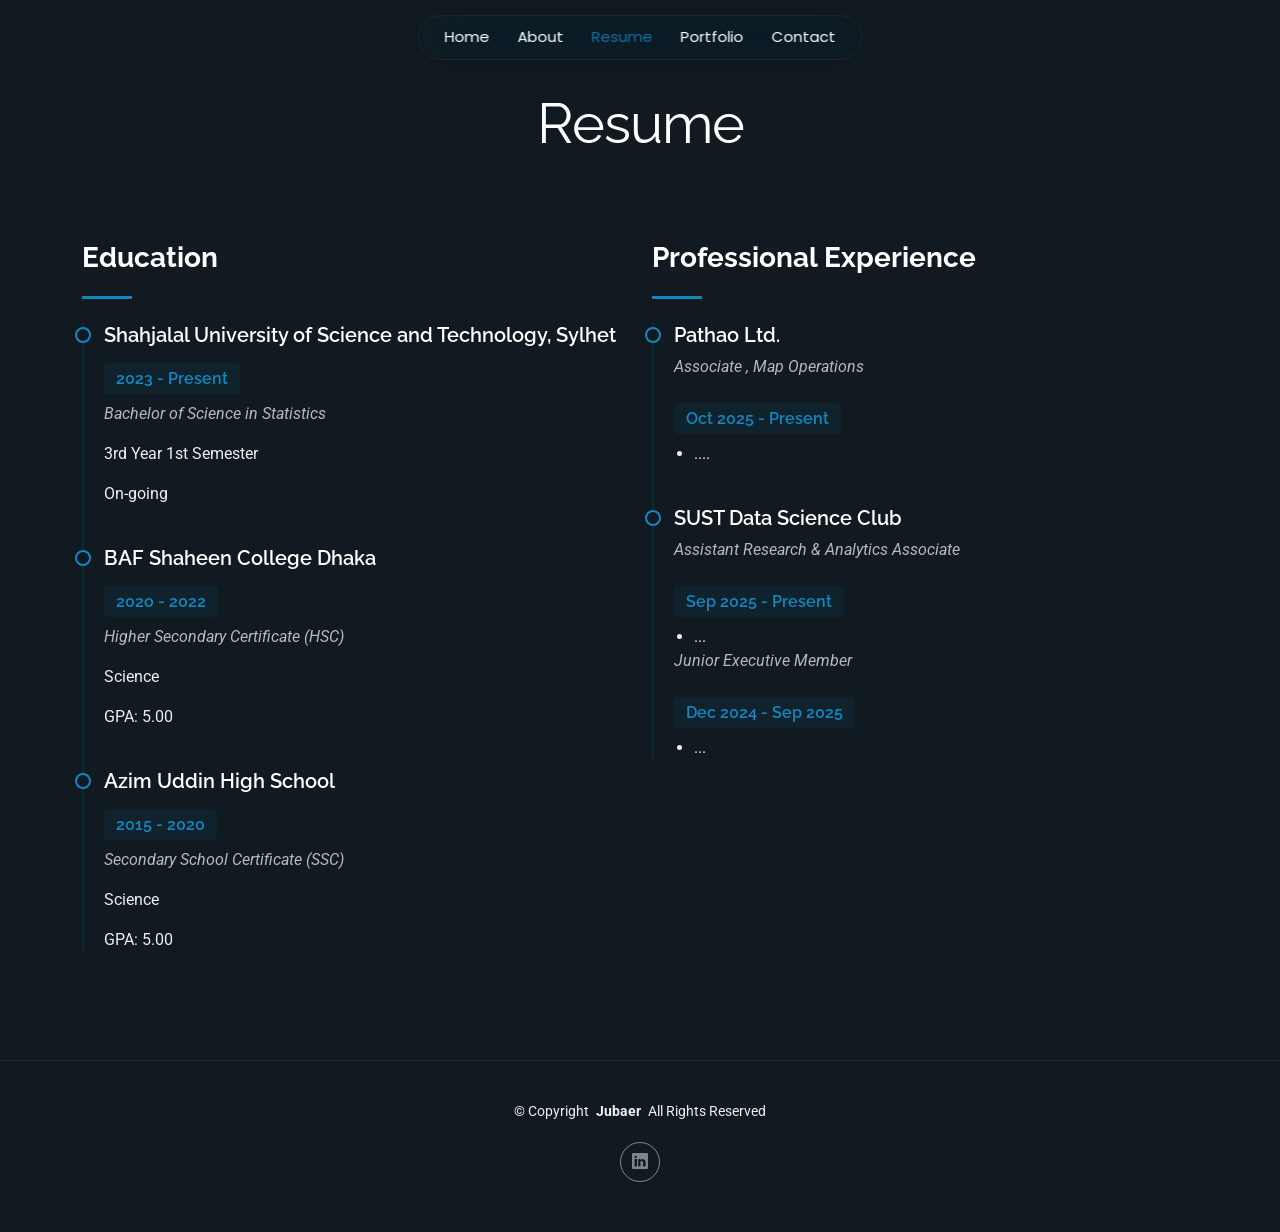
<file: resume.html>
<!DOCTYPE html>
<html lang="en">

<head>
  <meta charset="utf-8">
  <meta content="width=device-width, initial-scale=1.0" name="viewport">
  <title>Resume</title>
  <meta name="description" content="">
  <meta name="keywords" content="">

  <!-- Favicons -->
  <link href="assets/img/favicon.png" rel="icon">
  <link href="assets/img/apple-touch-icon.png" rel="apple-touch-icon">

  <!-- Fonts -->
  <link href="https://fonts.googleapis.com" rel="preconnect">
  <link href="https://fonts.gstatic.com" rel="preconnect" crossorigin>
  <link href="https://fonts.googleapis.com/css2?family=Roboto:ital,wght@0,100;0,300;0,400;0,500;0,700;0,900;1,100;1,300;1,400;1,500;1,700;1,900&family=Poppins:ital,wght@0,100;0,200;0,300;0,400;0,500;0,600;0,700;0,800;0,900;1,100;1,200;1,300;1,400;1,500;1,600;1,700;1,800;1,900&family=Raleway:ital,wght@0,100;0,200;0,300;0,400;0,500;0,600;0,700;0,800;0,900;1,100;1,200;1,300;1,400;1,500;1,600;1,700;1,800;1,900&display=swap" rel="stylesheet">

  <!-- Vendor CSS Files -->
  <link href="assets/vendor/bootstrap/css/bootstrap.min.css" rel="stylesheet">
  <link href="assets/vendor/bootstrap-icons/bootstrap-icons.css" rel="stylesheet">
  <link href="assets/vendor/aos/aos.css" rel="stylesheet">
  <link href="assets/vendor/swiper/swiper-bundle.min.css" rel="stylesheet">
  <link href="assets/vendor/glightbox/css/glightbox.min.css" rel="stylesheet">

  <!-- Main CSS File -->
  <link href="assets/css/main.css" rel="stylesheet">

</head>

<body class="resume-page">

<header id="header" class="header d-flex align-items-center light-background sticky-top">
  <div class="container d-flex align-items-center justify-content-between position-relative">


    <!-- Mobile Menu Button (hamburger) -->
    <i class="mobile-nav-toggle d-xl-none bi bi-list order-3 order-xl-1 ms-auto"></i>

    <!-- Empty left balance for desktop -->
    <div class="header-left-placeholder d-none d-xl-block"></div>

    <!-- Center Nav (Desktop only) -->
    <div class="nav-center position-absolute start-50 translate-middle-x d-none d-xl-block">
      <nav id="navmenu" class="navmenu">
        <div class="glass-nav">
          <ul class="d-flex gap-4 m-0 list-unstyled">
            <li><a href="index.html" >Home</a></li>
            <li><a href="about.html">About</a></li>
            <li><a href="resume.html" class="active" >Resume</a></li>
            <li><a href="portfolio.html">Portfolio</a></li>
            <li><a href="contact.html">Contact</a></li>
          </ul>
        </div>
      </nav>
    </div>

    <!-- Mobile Nav (Hidden on desktop) -->
    <nav id="navmenu" class="navmenu d-xl-none order-2 w-100">
      <ul>
        <li><a href="index.html" >Home</a></li>
        <li><a href="about.html">About</a></li>
        <li><a href="resume.html" class="active" >Resume</a></li>
        <li><a href="portfolio.html">Portfolio</a></li>
        <li><a href="contact.html">Contact</a></li>
      </ul>
    </nav>

  </div>
</header>


  <main class="main">

    <!-- Resume Section -->
    <section id="resume" class="resume section">

      <!-- Section Title -->
      <div class="container section-title" data-aos="fade-up">
        <h2>Resume</h2>
      </div><!-- End Section Title -->

      <div class="container" data-aos="fade-up" data-aos-delay="100">

        <div class="row">
          <div class="col-lg-6">

            <!-- Education Section -->
            <div class="resume-item" data-aos="fade-up">
              <h3 class="resume-title">Education</h3>

              <div class="resume-content">
                <article class="education-item">
                  <h4>Shahjalal University of Science and Technology, Sylhet</h4>
                  <h5>2023 - Present</h5>
                  <p class="institution"><em>Bachelor of Science in Statistics</em></p>
                  <p>3rd Year 1st Semester </p>
                  <p>On-going </p>
                </article>

                <article class="education-item">
                  <h4>BAF Shaheen College Dhaka</h4>
                  <h5>202o - 2022</h5>
                  <p class="institution"><em>Higher Secondary Certificate (HSC)</em></p>
                  <p>Science</p>
                  <p>GPA: 5.00</p>
                </article>

                <article class="education-item">
                  <h4>Azim Uddin High School</h4>
                  <h5>2015 - 2020</h5>
                  <p class="institution"><em>Secondary School Certificate (SSC)</em></p>
                  <p>Science</p>
                  <p>GPA: 5.00</p>
                </article>

              </div>
            </div><!-- End Education Section -->
          </div>

          <div class="col-lg-6">
          <!-- Experience Section -->
<div class="resume-item" data-aos="fade-up" data-aos-delay="100">
  <h3 class="resume-title">Professional Experience</h3>

  <div class="resume-content">
<!-- Separate Company -->
    <article class="experience-item">
      <h4>Pathao Ltd. </h4>
       <p class="company"><em>Associate , Map Operations</em></p>
      <h5>Oct 2025 - Present</h5>
        <ul>
        <li>....</li>
      </ul>
    </article>

    <!-- Parent Organization -->
    <article class="experience-item">
      <h4>SUST Data Science Club</h4>
       <!-- First Role -->
      <div class="sub-role">
           <p class="company"><em>Assistant Research & Analytics Associate</em></p>
        <h5>Sep 2025 - Present </h5>
      
        <ul>
          <li>...</li>
        </ul>
      </div>

      <!-- Promoted Role -->
      <div class="sub-role">
           <p class="company"><em>Junior Executive Member</em></p>
        <h5>Dec 2024 - Sep 2025 </h5>
     <ul>
          <li>...</li>
        </ul>
      </div>

    </article>

    

  </div>
</div>
<!-- End Experience Section -->
          </div>
        </div>

      </div>

    </section><!-- /Resume Section -->

  </main>

  <footer id="footer" class="footer">

    <div class="container">
      <div class="copyright text-center ">
        <p>© <span>Copyright</span> <strong class="px-1 sitename">Jubaer</strong> <span>All Rights Reserved<br></span></p>
      </div>
       <div class="social-links d-flex justify-content-center">
      <a href="https://www.linkedin.com/in/jubaer-abdullah-07a079373/" target="_blank"><i class="bi bi-linkedin"></i></a>
    </div>
      <div class="credits">
        <!-- All the links in the footer should remain intact. -->
        <!-- You can delete the links only if you've purchased the pro version. -->
        <!-- Licensing information: https://bootstrapmade.com/license/ -->
        <!-- Purchase the pro version with working PHP/AJAX contact form: [buy-url] -->
       <!-- Designed by <a href="https://bootstrapmade.com/">BootstrapMade</a> -->
      </div>
    </div>

  </footer>

  <!-- Scroll Top -->
  <a href="#" id="scroll-top" class="scroll-top d-flex align-items-center justify-content-center"><i class="bi bi-arrow-up-short"></i></a>

  <!-- Preloader -->
  <div id="preloader"></div>

  <!-- Vendor JS Files -->
  <script src="assets/vendor/bootstrap/js/bootstrap.bundle.min.js"></script>
  <script src="assets/vendor/php-email-form/validate.js"></script>
  <script src="assets/vendor/aos/aos.js"></script>
  <script src="assets/vendor/typed.js/typed.umd.js"></script>
  <script src="assets/vendor/waypoints/noframework.waypoints.js"></script>
  <script src="assets/vendor/purecounter/purecounter_vanilla.js"></script>
  <script src="assets/vendor/swiper/swiper-bundle.min.js"></script>
  <script src="assets/vendor/imagesloaded/imagesloaded.pkgd.min.js"></script>
  <script src="assets/vendor/isotope-layout/isotope.pkgd.min.js"></script>
  <script src="assets/vendor/glightbox/js/glightbox.min.js"></script>

  <!-- Main JS File -->
  <script src="assets/js/main.js"></script>

</body>

</html>
</file>
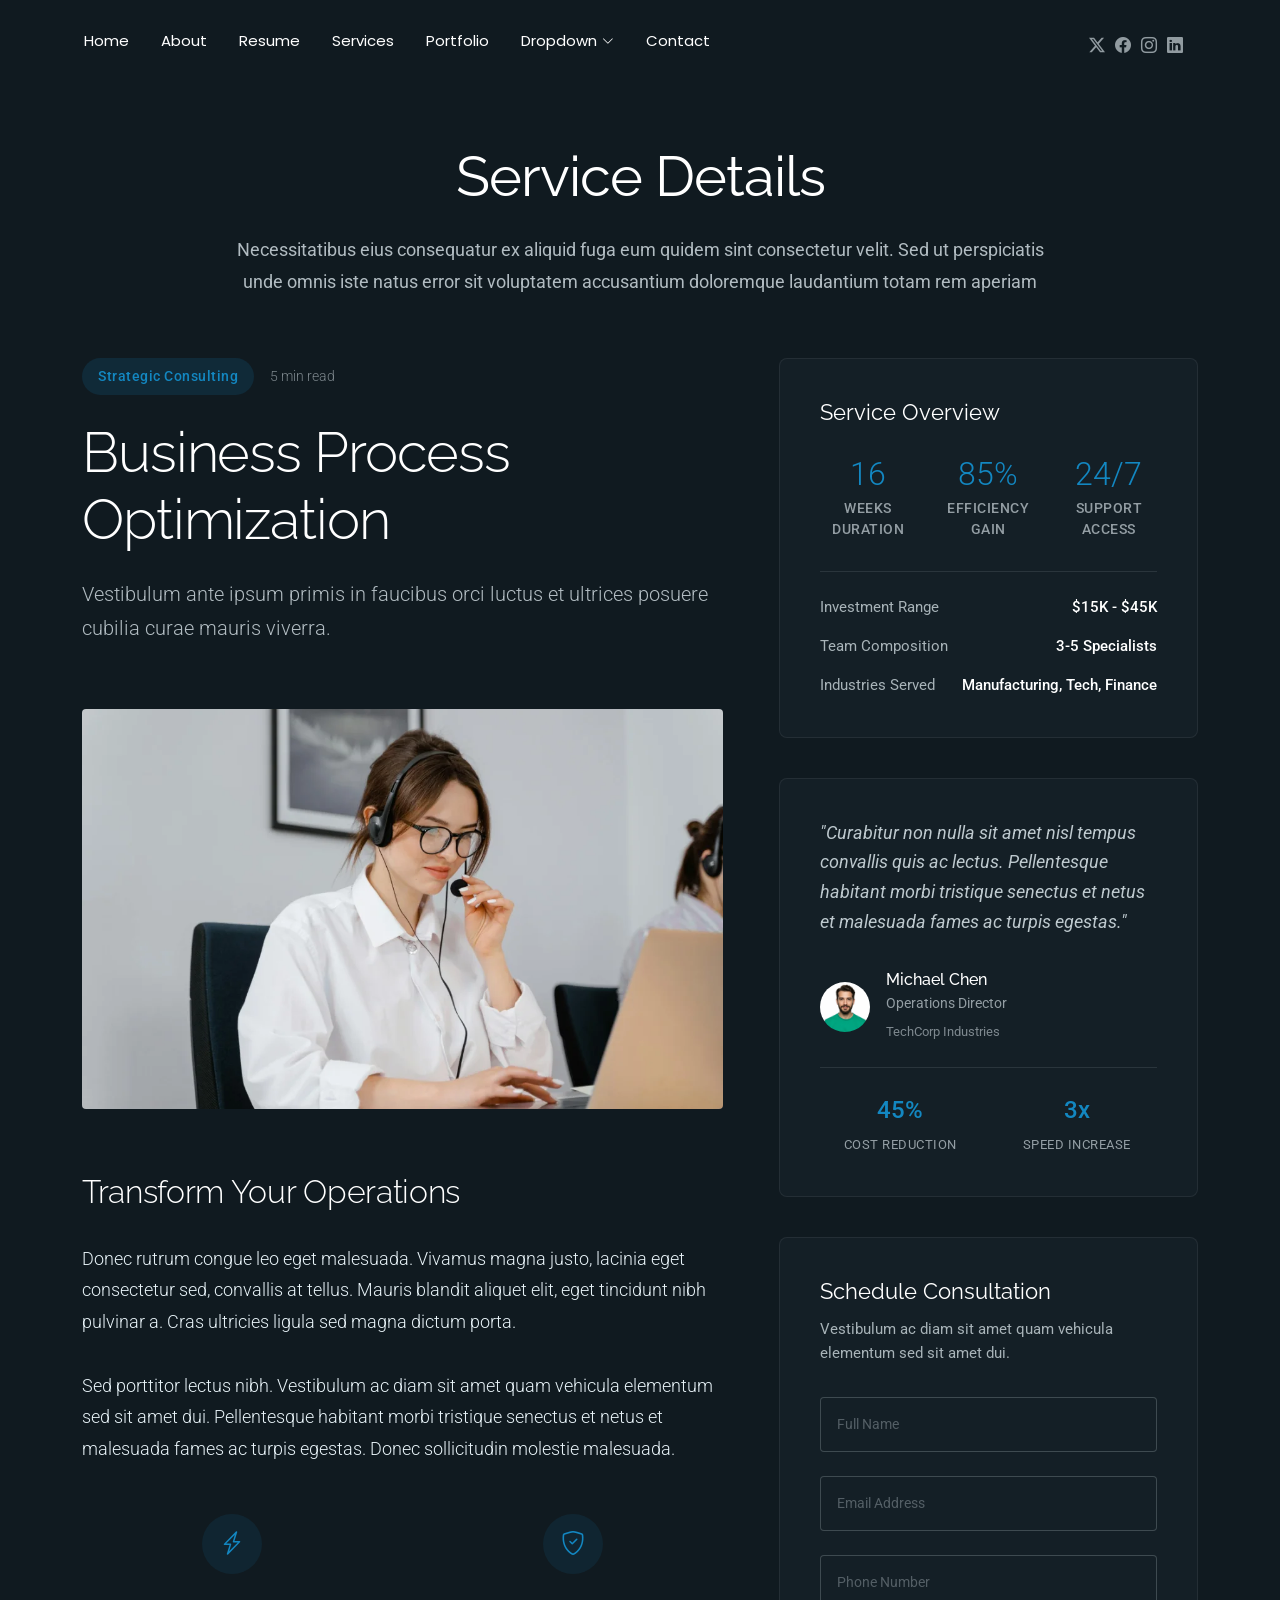
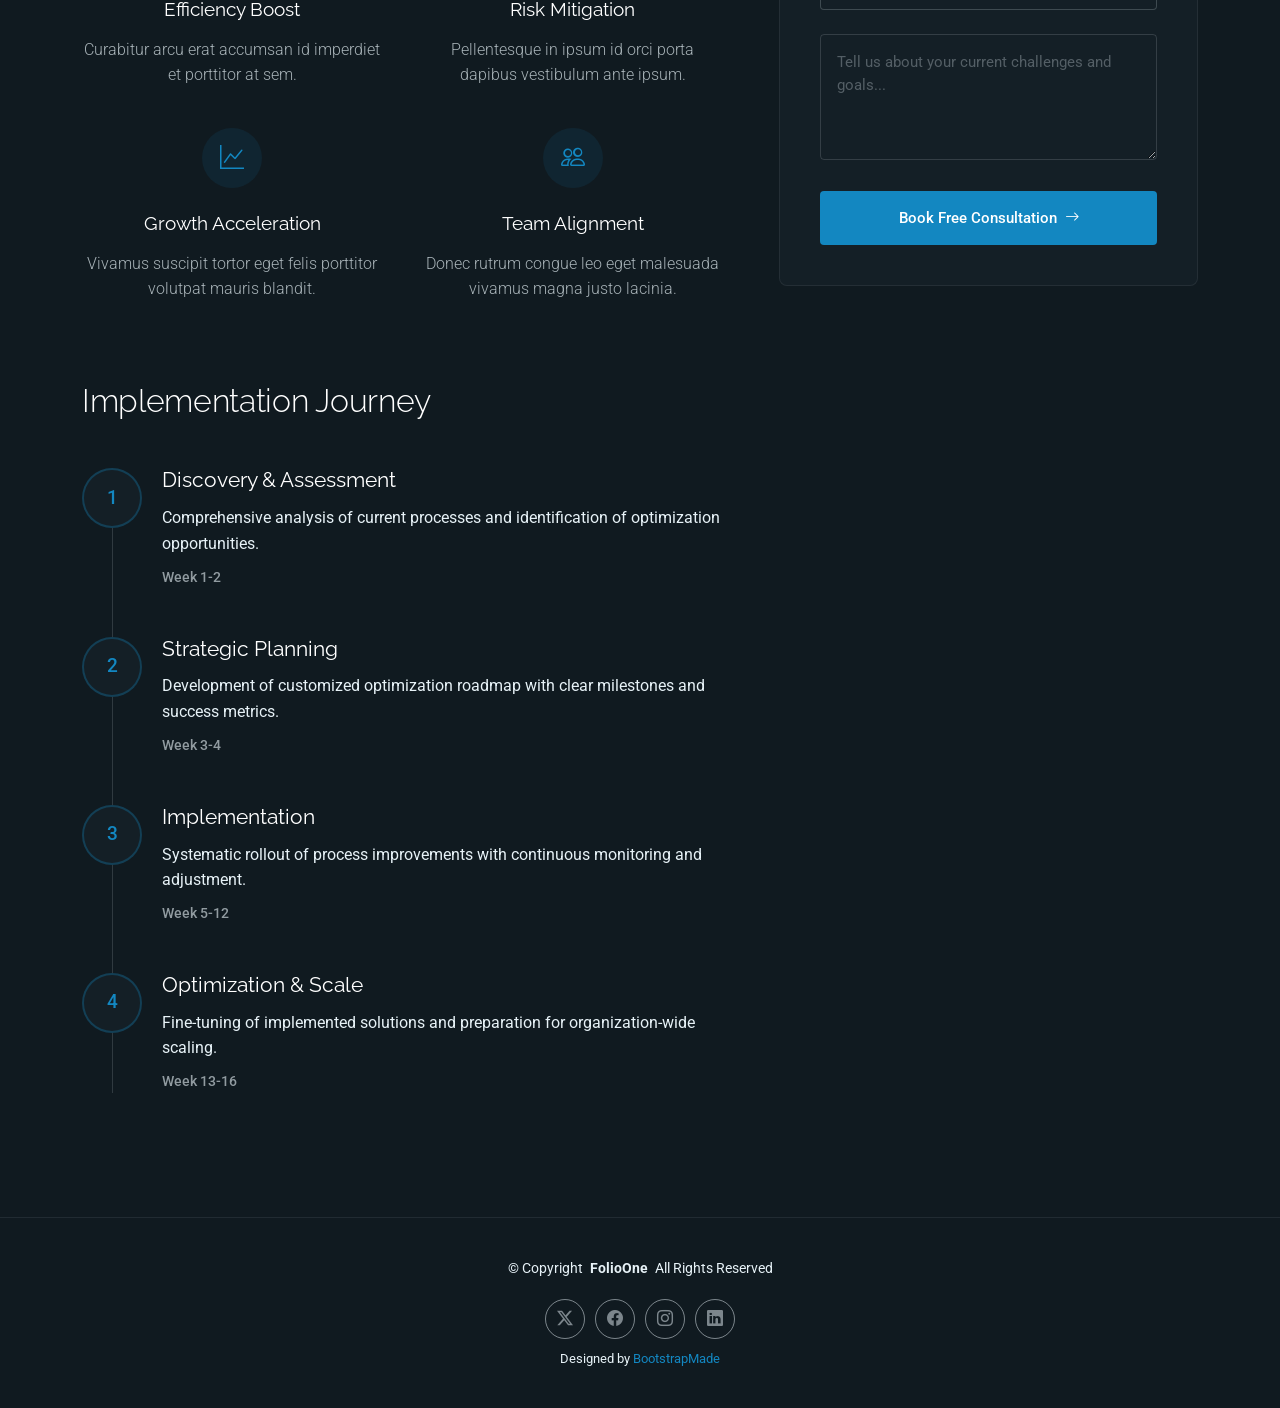
<file: service-details.html>
<!DOCTYPE html>
<html lang="en">

<head>
  <meta charset="utf-8">
  <meta content="width=device-width, initial-scale=1.0" name="viewport">
  <title>Service Details - FolioOne Bootstrap Template</title>
  <meta name="description" content="">
  <meta name="keywords" content="">

  <!-- Favicons -->
  <link href="assets/img/favicon.png" rel="icon">
  <link href="assets/img/apple-touch-icon.png" rel="apple-touch-icon">

  <!-- Fonts -->
  <link href="https://fonts.googleapis.com" rel="preconnect">
  <link href="https://fonts.gstatic.com" rel="preconnect" crossorigin>
  <link href="https://fonts.googleapis.com/css2?family=Roboto:ital,wght@0,100;0,300;0,400;0,500;0,700;0,900;1,100;1,300;1,400;1,500;1,700;1,900&family=Poppins:ital,wght@0,100;0,200;0,300;0,400;0,500;0,600;0,700;0,800;0,900;1,100;1,200;1,300;1,400;1,500;1,600;1,700;1,800;1,900&family=Raleway:ital,wght@0,100;0,200;0,300;0,400;0,500;0,600;0,700;0,800;0,900;1,100;1,200;1,300;1,400;1,500;1,600;1,700;1,800;1,900&display=swap" rel="stylesheet">

  <!-- Vendor CSS Files -->
  <link href="assets/vendor/bootstrap/css/bootstrap.min.css" rel="stylesheet">
  <link href="assets/vendor/bootstrap-icons/bootstrap-icons.css" rel="stylesheet">
  <link href="assets/vendor/aos/aos.css" rel="stylesheet">
  <link href="assets/vendor/swiper/swiper-bundle.min.css" rel="stylesheet">
  <link href="assets/vendor/glightbox/css/glightbox.min.css" rel="stylesheet">

  <!-- Main CSS File -->
  <link href="assets/css/main.css" rel="stylesheet">

  <!-- =======================================================
  * Template Name: FolioOne
  * Template URL: https://bootstrapmade.com/folioone-bootstrap-portfolio-website-template/
  * Updated: Aug 23 2025 with Bootstrap v5.3.7
  * Author: BootstrapMade.com
  * License: https://bootstrapmade.com/license/
  ======================================================== -->
</head>

<body class="service-details-page">

  <header id="header" class="header d-flex align-items-center light-background sticky-top">
    <div class="container position-relative d-flex align-items-center justify-content-between">

      <!-- <a href="index.html" class="logo d-flex align-items-center me-auto me-xl-0">
      <img src="assets/img/logo.webp" alt="">
      <h1 class="sitename">FolioOne</h1> 
    </a> -->

      <nav id="navmenu" class="navmenu">
        <ul>
          <li><a href="index.html">Home</a></li>
          <li><a href="about.html">About</a></li>
          <li><a href="resume.html">Resume</a></li>
          <li><a href="services.html">Services</a></li>
          <li><a href="portfolio.html">Portfolio</a></li>
          <li class="dropdown"><a href="#"><span>Dropdown</span> <i class="bi bi-chevron-down toggle-dropdown"></i></a>
            <ul>
              <li><a href="#">Dropdown 1</a></li>
              <li class="dropdown"><a href="#"><span>Deep Dropdown</span> <i class="bi bi-chevron-down toggle-dropdown"></i></a>
                <ul>
                  <li><a href="#">Deep Dropdown 1</a></li>
                  <li><a href="#">Deep Dropdown 2</a></li>
                  <li><a href="#">Deep Dropdown 3</a></li>
                  <li><a href="#">Deep Dropdown 4</a></li>
                  <li><a href="#">Deep Dropdown 5</a></li>
                </ul>
              </li>
              <li><a href="#">Dropdown 2</a></li>
              <li><a href="#">Dropdown 3</a></li>
              <li><a href="#">Dropdown 4</a></li>
            </ul>
          </li>
          <li><a href="contact.html">Contact</a></li>
        </ul>
        <i class="mobile-nav-toggle d-xl-none bi bi-list"></i>
      </nav>

      <div class="header-social-links">
        <a href="#" class="twitter"><i class="bi bi-twitter-x"></i></a>
        <a href="#" class="facebook"><i class="bi bi-facebook"></i></a>
        <a href="#" class="instagram"><i class="bi bi-instagram"></i></a>
        <a href="#" class="linkedin"><i class="bi bi-linkedin"></i></a>
      </div>

    </div>
  </header>

  <main class="main">

    <!-- Service Details Section -->
    <section id="service-details" class="service-details section">

      <!-- Section Title -->
      <div class="container section-title" data-aos="fade-up">
        <h2>Service Details</h2>
        <p>Necessitatibus eius consequatur ex aliquid fuga eum quidem sint consectetur velit. Sed ut perspiciatis unde omnis iste natus error sit voluptatem accusantium doloremque laudantium totam rem aperiam</p>
      </div><!-- End Section Title -->

      <div class="container" data-aos="fade-up" data-aos-delay="100">

        <div class="row">

          <!-- Main Content Area -->
          <div class="col-lg-7">

            <!-- Hero Service Introduction -->
            <div class="service-hero" data-aos="fade-up" data-aos-delay="100">
              <div class="service-meta">
                <span class="service-category">Strategic Consulting</span>
                <span class="reading-time">5 min read</span>
              </div>
              <h1>Business Process Optimization</h1>
              <p class="service-description">Vestibulum ante ipsum primis in faucibus orci luctus et ultrices posuere cubilia curae mauris viverra.</p>
            </div>

            <!-- Service Visual -->
            <div class="service-visual" data-aos="zoom-in" data-aos-delay="200">
              <img src="assets/img/services/services-7.webp" alt="Business Process Optimization" class="img-fluid">
            </div>

            <!-- Service Content -->
            <div class="service-narrative" data-aos="fade-up" data-aos-delay="300">
              <h3>Transform Your Operations</h3>
              <p>Donec rutrum congue leo eget malesuada. Vivamus magna justo, lacinia eget consectetur sed, convallis at tellus. Mauris blandit aliquet elit, eget tincidunt nibh pulvinar a. Cras ultricies ligula sed magna dictum porta.</p>

              <p>Sed porttitor lectus nibh. Vestibulum ac diam sit amet quam vehicula elementum sed sit amet dui. Pellentesque habitant morbi tristique senectus et netus et malesuada fames ac turpis egestas. Donec sollicitudin molestie malesuada.</p>

              <!-- Key Benefits Grid -->
              <div class="benefits-grid" data-aos="fade-up" data-aos-delay="400">
                <div class="benefit-card">
                  <div class="benefit-icon">
                    <i class="bi bi-lightning-charge"></i>
                  </div>
                  <h4>Efficiency Boost</h4>
                  <p>Curabitur arcu erat accumsan id imperdiet et porttitor at sem.</p>
                </div>

                <div class="benefit-card">
                  <div class="benefit-icon">
                    <i class="bi bi-shield-check"></i>
                  </div>
                  <h4>Risk Mitigation</h4>
                  <p>Pellentesque in ipsum id orci porta dapibus vestibulum ante ipsum.</p>
                </div>

                <div class="benefit-card">
                  <div class="benefit-icon">
                    <i class="bi bi-graph-up"></i>
                  </div>
                  <h4>Growth Acceleration</h4>
                  <p>Vivamus suscipit tortor eget felis porttitor volutpat mauris blandit.</p>
                </div>

                <div class="benefit-card">
                  <div class="benefit-icon">
                    <i class="bi bi-people"></i>
                  </div>
                  <h4>Team Alignment</h4>
                  <p>Donec rutrum congue leo eget malesuada vivamus magna justo lacinia.</p>
                </div>
              </div>

            </div>

            <!-- Implementation Timeline -->
            <div class="timeline-section" data-aos="fade-up" data-aos-delay="500">
              <h3>Implementation Journey</h3>
              <div class="timeline">
                <div class="timeline-item">
                  <div class="timeline-marker">
                    <span>1</span>
                  </div>
                  <div class="timeline-content">
                    <h4>Discovery &amp; Assessment</h4>
                    <p>Comprehensive analysis of current processes and identification of optimization opportunities.</p>
                    <small>Week 1-2</small>
                  </div>
                </div>

                <div class="timeline-item">
                  <div class="timeline-marker">
                    <span>2</span>
                  </div>
                  <div class="timeline-content">
                    <h4>Strategic Planning</h4>
                    <p>Development of customized optimization roadmap with clear milestones and success metrics.</p>
                    <small>Week 3-4</small>
                  </div>
                </div>

                <div class="timeline-item">
                  <div class="timeline-marker">
                    <span>3</span>
                  </div>
                  <div class="timeline-content">
                    <h4>Implementation</h4>
                    <p>Systematic rollout of process improvements with continuous monitoring and adjustment.</p>
                    <small>Week 5-12</small>
                  </div>
                </div>

                <div class="timeline-item">
                  <div class="timeline-marker">
                    <span>4</span>
                  </div>
                  <div class="timeline-content">
                    <h4>Optimization &amp; Scale</h4>
                    <p>Fine-tuning of implemented solutions and preparation for organization-wide scaling.</p>
                    <small>Week 13-16</small>
                  </div>
                </div>
              </div>
            </div>

          </div><!-- End Main Content -->

          <!-- Service Sidebar -->
          <div class="col-lg-5">
            <div class="service-sidebar" data-aos="fade-up" data-aos-delay="200">

              <!-- Service Overview Card -->
              <div class="overview-card">
                <div class="overview-header">
                  <h4>Service Overview</h4>
                </div>
                <div class="overview-stats">
                  <div class="stat-item">
                    <div class="stat-number">16</div>
                    <div class="stat-label">Weeks Duration</div>
                  </div>
                  <div class="stat-item">
                    <div class="stat-number">85%</div>
                    <div class="stat-label">Efficiency Gain</div>
                  </div>
                  <div class="stat-item">
                    <div class="stat-number">24/7</div>
                    <div class="stat-label">Support Access</div>
                  </div>
                </div>

                <div class="overview-details">
                  <div class="detail-row">
                    <span class="detail-label">Investment Range</span>
                    <span class="detail-value">$15K - $45K</span>
                  </div>
                  <div class="detail-row">
                    <span class="detail-label">Team Composition</span>
                    <span class="detail-value">3-5 Specialists</span>
                  </div>
                  <div class="detail-row">
                    <span class="detail-label">Industries Served</span>
                    <span class="detail-value">Manufacturing, Tech, Finance</span>
                  </div>
                </div>
              </div>

              <!-- Client Success Story -->
              <div class="success-story">
                <div class="story-quote">
                  <p>"Curabitur non nulla sit amet nisl tempus convallis quis ac lectus. Pellentesque habitant morbi tristique senectus et netus et malesuada fames ac turpis egestas."</p>
                </div>
                <div class="story-author">
                  <img src="assets/img/person/person-m-8.webp" alt="Michael Chen" class="author-avatar">
                  <div class="author-details">
                    <h5>Michael Chen</h5>
                    <span>Operations Director</span>
                    <small>TechCorp Industries</small>
                  </div>
                </div>
                <div class="story-metrics">
                  <div class="metric">
                    <span class="metric-value">45%</span>
                    <span class="metric-label">Cost Reduction</span>
                  </div>
                  <div class="metric">
                    <span class="metric-value">3x</span>
                    <span class="metric-label">Speed Increase</span>
                  </div>
                </div>
              </div>

              <!-- Consultation Form -->
              <div class="consultation-form">
                <div class="form-header">
                  <h4>Schedule Consultation</h4>
                  <p>Vestibulum ac diam sit amet quam vehicula elementum sed sit amet dui.</p>
                </div>

                <form action="forms/consultation.php" method="post" class="php-email-form">
                  <div class="form-group">
                    <input type="text" name="name" class="form-input" placeholder="Full Name" required="">
                  </div>

                  <div class="form-group">
                    <input type="email" name="email" class="form-input" placeholder="Email Address" required="">
                  </div>

                  <div class="form-group">
                    <input type="tel" name="phone" class="form-input" placeholder="Phone Number">
                  </div>

                  <input type="hidden" name="subject" value="Business Process Optimization Consultation">

                  <div class="form-group">
                    <textarea name="message" class="form-input" rows="4" placeholder="Tell us about your current challenges and goals..." required=""></textarea>
                  </div>

                  <div class="loading">Loading</div>
                  <div class="error-message"></div>
                  <div class="sent-message">Your consultation request has been sent. Thank you!</div>

                  <button type="submit" class="btn-consultation">
                    <span>Book Free Consultation</span>
                    <i class="bi bi-arrow-right"></i>
                  </button>
                </form>
              </div>

            </div>
          </div><!-- End Sidebar -->

        </div>

      </div>

    </section><!-- /Service Details Section -->

  </main>

  <footer id="footer" class="footer">

    <div class="container">
      <div class="copyright text-center ">
        <p>© <span>Copyright</span> <strong class="px-1 sitename">FolioOne</strong> <span>All Rights Reserved<br></span></p>
      </div>
      <div class="social-links d-flex justify-content-center">
        <a href=""><i class="bi bi-twitter-x"></i></a>
        <a href=""><i class="bi bi-facebook"></i></a>
        <a href=""><i class="bi bi-instagram"></i></a>
        <a href=""><i class="bi bi-linkedin"></i></a>
      </div>
      <div class="credits">
        <!-- All the links in the footer should remain intact. -->
        <!-- You can delete the links only if you've purchased the pro version. -->
        <!-- Licensing information: https://bootstrapmade.com/license/ -->
        <!-- Purchase the pro version with working PHP/AJAX contact form: [buy-url] -->
        Designed by <a href="https://bootstrapmade.com/">BootstrapMade</a>
      </div>
    </div>

  </footer>

  <!-- Scroll Top -->
  <a href="#" id="scroll-top" class="scroll-top d-flex align-items-center justify-content-center"><i class="bi bi-arrow-up-short"></i></a>

  <!-- Preloader -->
  <div id="preloader"></div>

  <!-- Vendor JS Files -->
  <script src="assets/vendor/bootstrap/js/bootstrap.bundle.min.js"></script>
  <script src="assets/vendor/php-email-form/validate.js"></script>
  <script src="assets/vendor/aos/aos.js"></script>
  <script src="assets/vendor/typed.js/typed.umd.js"></script>
  <script src="assets/vendor/waypoints/noframework.waypoints.js"></script>
  <script src="assets/vendor/purecounter/purecounter_vanilla.js"></script>
  <script src="assets/vendor/swiper/swiper-bundle.min.js"></script>
  <script src="assets/vendor/imagesloaded/imagesloaded.pkgd.min.js"></script>
  <script src="assets/vendor/isotope-layout/isotope.pkgd.min.js"></script>
  <script src="assets/vendor/glightbox/js/glightbox.min.js"></script>

  <!-- Main JS File -->
  <script src="assets/js/main.js"></script>

</body>

</html>
</file>
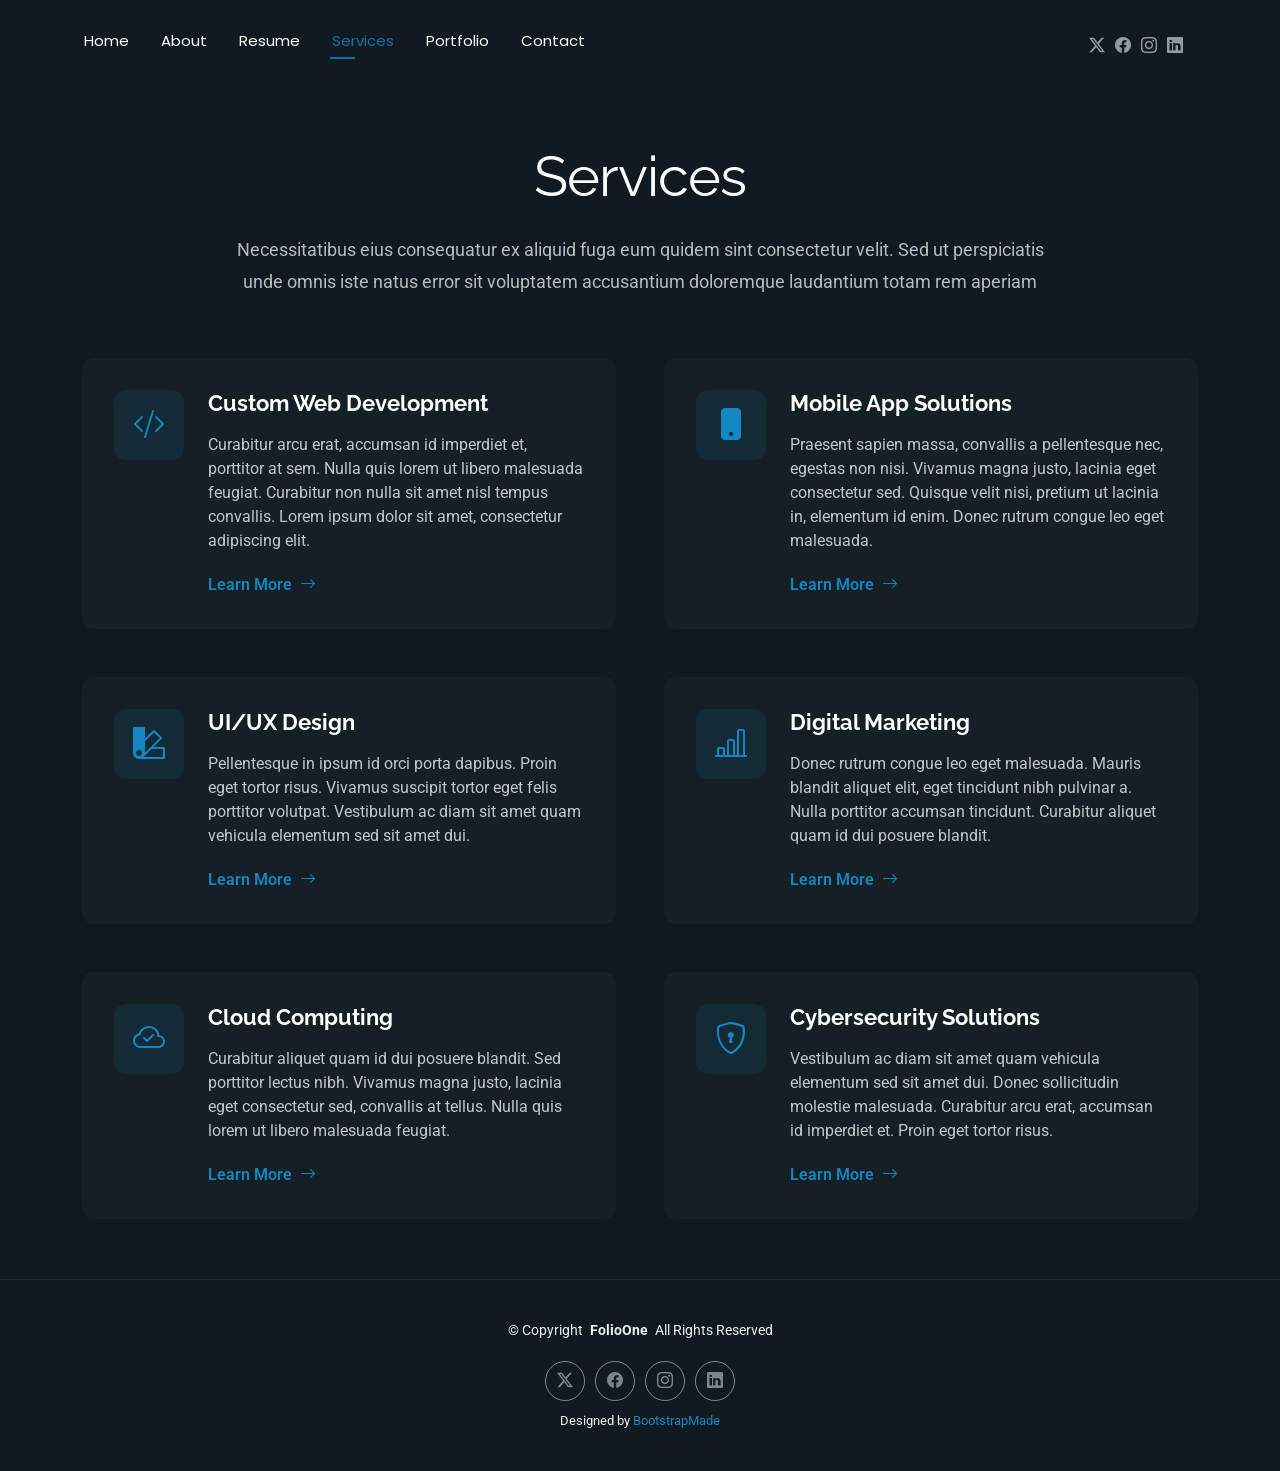
<file: services.html>
<!DOCTYPE html>
<html lang="en">

<head>
  <meta charset="utf-8">
  <meta content="width=device-width, initial-scale=1.0" name="viewport">
  <title>Services - FolioOne Bootstrap Template</title>
  <meta name="description" content="">
  <meta name="keywords" content="">

  <!-- Favicons -->
  <link href="assets/img/favicon.png" rel="icon">
  <link href="assets/img/apple-touch-icon.png" rel="apple-touch-icon">

  <!-- Fonts -->
  <link href="https://fonts.googleapis.com" rel="preconnect">
  <link href="https://fonts.gstatic.com" rel="preconnect" crossorigin>
  <link href="https://fonts.googleapis.com/css2?family=Roboto:ital,wght@0,100;0,300;0,400;0,500;0,700;0,900;1,100;1,300;1,400;1,500;1,700;1,900&family=Poppins:ital,wght@0,100;0,200;0,300;0,400;0,500;0,600;0,700;0,800;0,900;1,100;1,200;1,300;1,400;1,500;1,600;1,700;1,800;1,900&family=Raleway:ital,wght@0,100;0,200;0,300;0,400;0,500;0,600;0,700;0,800;0,900;1,100;1,200;1,300;1,400;1,500;1,600;1,700;1,800;1,900&display=swap" rel="stylesheet">

  <!-- Vendor CSS Files -->
  <link href="assets/vendor/bootstrap/css/bootstrap.min.css" rel="stylesheet">
  <link href="assets/vendor/bootstrap-icons/bootstrap-icons.css" rel="stylesheet">
  <link href="assets/vendor/aos/aos.css" rel="stylesheet">
  <link href="assets/vendor/swiper/swiper-bundle.min.css" rel="stylesheet">
  <link href="assets/vendor/glightbox/css/glightbox.min.css" rel="stylesheet">

  <!-- Main CSS File -->
  <link href="assets/css/main.css" rel="stylesheet">

  <!-- =======================================================
  * Template Name: FolioOne
  * Template URL: https://bootstrapmade.com/folioone-bootstrap-portfolio-website-template/
  * Updated: Aug 23 2025 with Bootstrap v5.3.7
  * Author: BootstrapMade.com
  * License: https://bootstrapmade.com/license/
  ======================================================== -->
</head>

<body class="services-page">

  <header id="header" class="header d-flex align-items-center light-background sticky-top">
    <div class="container position-relative d-flex align-items-center justify-content-between">

      <!-- <a href="index.html" class="logo d-flex align-items-center me-auto me-xl-0">
      <img src="assets/img/logo.webp" alt="">
      <h1 class="sitename">FolioOne</h1> 
    </a> -->

      <nav id="navmenu" class="navmenu">
        <ul>
          <li><a href="index.html">Home</a></li>
          <li><a href="about.html">About</a></li>
          <li><a href="resume.html">Resume</a></li>
          <li><a href="services.html" class="active">Services</a></li>
          <li><a href="portfolio.html">Portfolio</a></li>
          <li><a href="contact.html">Contact</a></li>
        </ul>
        <i class="mobile-nav-toggle d-xl-none bi bi-list"></i>
      </nav>

      <div class="header-social-links">
        <a href="#" class="twitter"><i class="bi bi-twitter-x"></i></a>
        <a href="#" class="facebook"><i class="bi bi-facebook"></i></a>
        <a href="#" class="instagram"><i class="bi bi-instagram"></i></a>
        <a href="#" class="linkedin"><i class="bi bi-linkedin"></i></a>
      </div>

    </div>
  </header>

  <main class="main">

    <!-- Services Section -->
    <section id="services" class="services section">

      <!-- Section Title -->
      <div class="container section-title" data-aos="fade-up">
        <h2>Services</h2>
        <p>Necessitatibus eius consequatur ex aliquid fuga eum quidem sint consectetur velit. Sed ut perspiciatis unde omnis iste natus error sit voluptatem accusantium doloremque laudantium totam rem aperiam</p>
      </div><!-- End Section Title -->

      <div class="container" data-aos="fade-up" data-aos-delay="100">

        <div class="row justify-content-center g-5">

          <div class="col-md-6" data-aos="fade-right" data-aos-delay="100">
            <div class="service-item">
              <div class="service-icon">
                <i class="bi bi-code-slash"></i>
              </div>
              <div class="service-content">
                <h3>Custom Web Development</h3>
                <p>Curabitur arcu erat, accumsan id imperdiet et, porttitor at sem. Nulla quis lorem ut libero malesuada feugiat. Curabitur non nulla sit amet nisl tempus convallis. Lorem ipsum dolor sit amet, consectetur adipiscing elit.</p>
                <a href="service-details.html" class="service-link">
                  <span>Learn More</span>
                  <i class="bi bi-arrow-right"></i>
                </a>
              </div>
            </div>
          </div><!-- End Service Item -->

          <div class="col-md-6" data-aos="fade-left" data-aos-delay="100">
            <div class="service-item">
              <div class="service-icon">
                <i class="bi bi-phone-fill"></i>
              </div>
              <div class="service-content">
                <h3>Mobile App Solutions</h3>
                <p>Praesent sapien massa, convallis a pellentesque nec, egestas non nisi. Vivamus magna justo, lacinia eget consectetur sed. Quisque velit nisi, pretium ut lacinia in, elementum id enim. Donec rutrum congue leo eget malesuada.</p>
                <a href="service-details.html" class="service-link">
                  <span>Learn More</span>
                  <i class="bi bi-arrow-right"></i>
                </a>
              </div>
            </div>
          </div><!-- End Service Item -->

          <div class="col-md-6" data-aos="fade-right" data-aos-delay="200">
            <div class="service-item">
              <div class="service-icon">
                <i class="bi bi-palette2"></i>
              </div>
              <div class="service-content">
                <h3>UI/UX Design</h3>
                <p>Pellentesque in ipsum id orci porta dapibus. Proin eget tortor risus. Vivamus suscipit tortor eget felis porttitor volutpat. Vestibulum ac diam sit amet quam vehicula elementum sed sit amet dui.</p>
                <a href="service-details.html" class="service-link">
                  <span>Learn More</span>
                  <i class="bi bi-arrow-right"></i>
                </a>
              </div>
            </div>
          </div><!-- End Service Item -->

          <div class="col-md-6" data-aos="fade-left" data-aos-delay="200">
            <div class="service-item">
              <div class="service-icon">
                <i class="bi bi-bar-chart-line"></i>
              </div>
              <div class="service-content">
                <h3>Digital Marketing</h3>
                <p>Donec rutrum congue leo eget malesuada. Mauris blandit aliquet elit, eget tincidunt nibh pulvinar a. Nulla porttitor accumsan tincidunt. Curabitur aliquet quam id dui posuere blandit.</p>
                <a href="service-details.html" class="service-link">
                  <span>Learn More</span>
                  <i class="bi bi-arrow-right"></i>
                </a>
              </div>
            </div>
          </div><!-- End Service Item -->

          <div class="col-md-6" data-aos="fade-right" data-aos-delay="300">
            <div class="service-item">
              <div class="service-icon">
                <i class="bi bi-cloud-check"></i>
              </div>
              <div class="service-content">
                <h3>Cloud Computing</h3>
                <p>Curabitur aliquet quam id dui posuere blandit. Sed porttitor lectus nibh. Vivamus magna justo, lacinia eget consectetur sed, convallis at tellus. Nulla quis lorem ut libero malesuada feugiat.</p>
                <a href="service-details.html" class="service-link">
                  <span>Learn More</span>
                  <i class="bi bi-arrow-right"></i>
                </a>
              </div>
            </div>
          </div><!-- End Service Item -->

          <div class="col-md-6" data-aos="fade-left" data-aos-delay="300">
            <div class="service-item">
              <div class="service-icon">
                <i class="bi bi-shield-lock"></i>
              </div>
              <div class="service-content">
                <h3>Cybersecurity Solutions</h3>
                <p>Vestibulum ac diam sit amet quam vehicula elementum sed sit amet dui. Donec sollicitudin molestie malesuada. Curabitur arcu erat, accumsan id imperdiet et. Proin eget tortor risus.</p>
                <a href="service-details.html" class="service-link">
                  <span>Learn More</span>
                  <i class="bi bi-arrow-right"></i>
                </a>
              </div>
            </div>
          </div><!-- End Service Item -->

        </div>

      </div>

    </section><!-- /Services Section -->

  </main>

  <footer id="footer" class="footer">

    <div class="container">
      <div class="copyright text-center ">
        <p>© <span>Copyright</span> <strong class="px-1 sitename">FolioOne</strong> <span>All Rights Reserved<br></span></p>
      </div>
      <div class="social-links d-flex justify-content-center">
        <a href=""><i class="bi bi-twitter-x"></i></a>
        <a href=""><i class="bi bi-facebook"></i></a>
        <a href=""><i class="bi bi-instagram"></i></a>
        <a href=""><i class="bi bi-linkedin"></i></a>
      </div>
      <div class="credits">
        <!-- All the links in the footer should remain intact. -->
        <!-- You can delete the links only if you've purchased the pro version. -->
        <!-- Licensing information: https://bootstrapmade.com/license/ -->
        <!-- Purchase the pro version with working PHP/AJAX contact form: [buy-url] -->
        Designed by <a href="https://bootstrapmade.com/">BootstrapMade</a>
      </div>
    </div>

  </footer>

  <!-- Scroll Top -->
  <a href="#" id="scroll-top" class="scroll-top d-flex align-items-center justify-content-center"><i class="bi bi-arrow-up-short"></i></a>

  <!-- Preloader -->
  <div id="preloader"></div>

  <!-- Vendor JS Files -->
  <script src="assets/vendor/bootstrap/js/bootstrap.bundle.min.js"></script>
  <script src="assets/vendor/php-email-form/validate.js"></script>
  <script src="assets/vendor/aos/aos.js"></script>
  <script src="assets/vendor/typed.js/typed.umd.js"></script>
  <script src="assets/vendor/waypoints/noframework.waypoints.js"></script>
  <script src="assets/vendor/purecounter/purecounter_vanilla.js"></script>
  <script src="assets/vendor/swiper/swiper-bundle.min.js"></script>
  <script src="assets/vendor/imagesloaded/imagesloaded.pkgd.min.js"></script>
  <script src="assets/vendor/isotope-layout/isotope.pkgd.min.js"></script>
  <script src="assets/vendor/glightbox/js/glightbox.min.js"></script>

  <!-- Main JS File -->
  <script src="assets/js/main.js"></script>

</body>

</html>
</file>
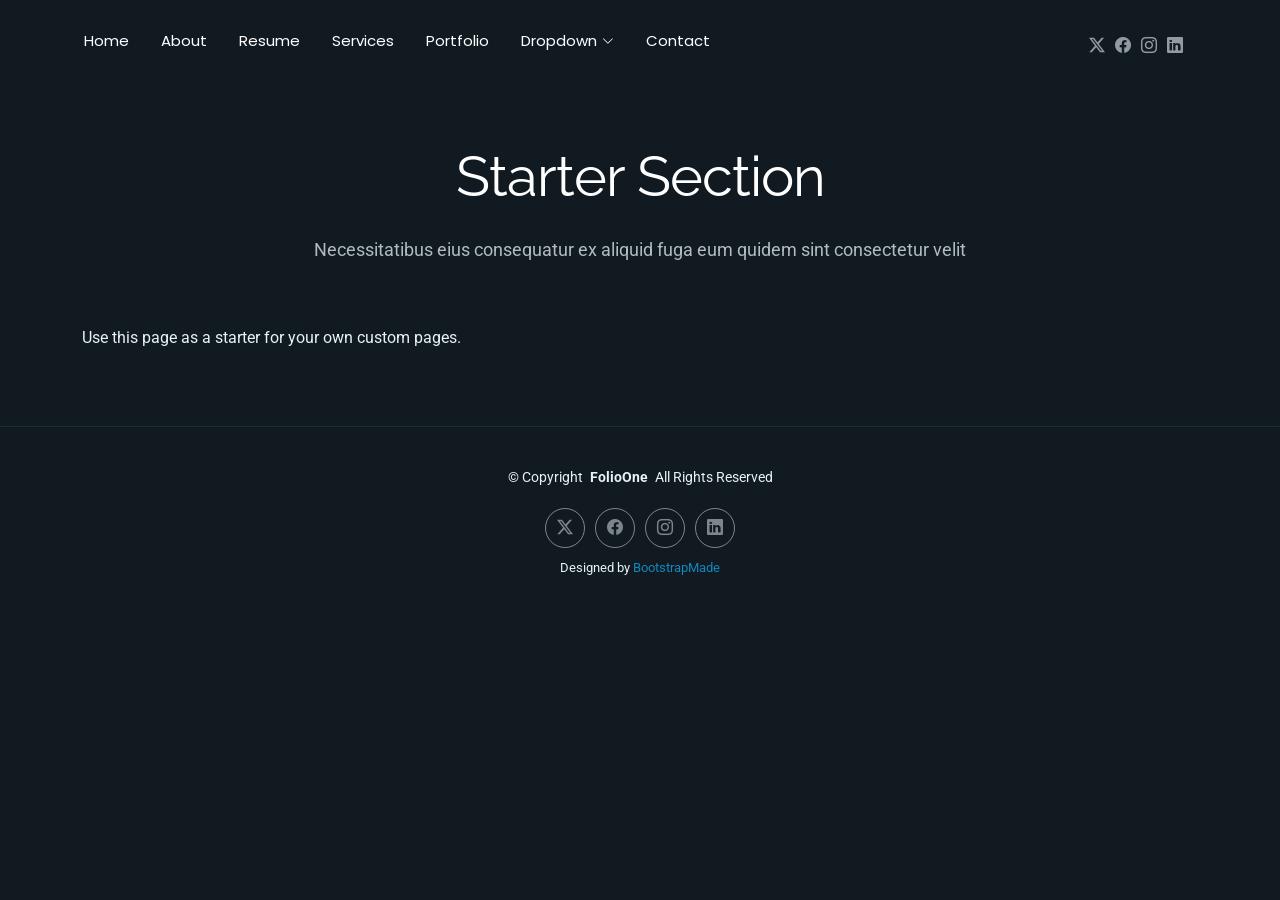
<file: starter-page.html>
<!DOCTYPE html>
<html lang="en">

<head>
  <meta charset="utf-8">
  <meta content="width=device-width, initial-scale=1.0" name="viewport">
  <title>Starter Page</title>
  <meta name="description" content="">
  <meta name="keywords" content="">

  <!-- Favicons -->
  <link href="assets/img/favicon.png" rel="icon">
  <link href="assets/img/apple-touch-icon.png" rel="apple-touch-icon">

  <!-- Fonts -->
  <link href="https://fonts.googleapis.com" rel="preconnect">
  <link href="https://fonts.gstatic.com" rel="preconnect" crossorigin>
  <link href="https://fonts.googleapis.com/css2?family=Roboto:ital,wght@0,100;0,300;0,400;0,500;0,700;0,900;1,100;1,300;1,400;1,500;1,700;1,900&family=Poppins:ital,wght@0,100;0,200;0,300;0,400;0,500;0,600;0,700;0,800;0,900;1,100;1,200;1,300;1,400;1,500;1,600;1,700;1,800;1,900&family=Raleway:ital,wght@0,100;0,200;0,300;0,400;0,500;0,600;0,700;0,800;0,900;1,100;1,200;1,300;1,400;1,500;1,600;1,700;1,800;1,900&display=swap" rel="stylesheet">

  <!-- Vendor CSS Files -->
  <link href="assets/vendor/bootstrap/css/bootstrap.min.css" rel="stylesheet">
  <link href="assets/vendor/bootstrap-icons/bootstrap-icons.css" rel="stylesheet">
  <link href="assets/vendor/aos/aos.css" rel="stylesheet">
  <link href="assets/vendor/swiper/swiper-bundle.min.css" rel="stylesheet">
  <link href="assets/vendor/glightbox/css/glightbox.min.css" rel="stylesheet">

  <!-- Main CSS File -->
  <link href="assets/css/main.css" rel="stylesheet">

  <!-- =======================================================
  * Template Name: FolioOne
  * Template URL: https://bootstrapmade.com/folioone-bootstrap-portfolio-website-template/
  * Updated: Aug 23 2025 with Bootstrap v5.3.7
  * Author: BootstrapMade.com
  * License: https://bootstrapmade.com/license/
  ======================================================== -->
</head>

<body class="starter-page-page">

  <header id="header" class="header d-flex align-items-center light-background sticky-top">
    <div class="container position-relative d-flex align-items-center justify-content-between">

      <!-- <a href="index.html" class="logo d-flex align-items-center me-auto me-xl-0">
      <img src="assets/img/logo.webp" alt="">
      <h1 class="sitename">FolioOne</h1> 
    </a> -->

      <nav id="navmenu" class="navmenu">
        <ul>
          <li><a href="index.html">Home</a></li>
          <li><a href="about.html">About</a></li>
          <li><a href="resume.html">Resume</a></li>
          <li><a href="services.html">Services</a></li>
          <li><a href="portfolio.html">Portfolio</a></li>
          <li class="dropdown"><a href="#"><span>Dropdown</span> <i class="bi bi-chevron-down toggle-dropdown"></i></a>
            <ul>
              <li><a href="#">Dropdown 1</a></li>
              <li class="dropdown"><a href="#"><span>Deep Dropdown</span> <i class="bi bi-chevron-down toggle-dropdown"></i></a>
                <ul>
                  <li><a href="#">Deep Dropdown 1</a></li>
                  <li><a href="#">Deep Dropdown 2</a></li>
                  <li><a href="#">Deep Dropdown 3</a></li>
                  <li><a href="#">Deep Dropdown 4</a></li>
                  <li><a href="#">Deep Dropdown 5</a></li>
                </ul>
              </li>
              <li><a href="#">Dropdown 2</a></li>
              <li><a href="#">Dropdown 3</a></li>
              <li><a href="#">Dropdown 4</a></li>
            </ul>
          </li>
          <li><a href="contact.html">Contact</a></li>
        </ul>
        <i class="mobile-nav-toggle d-xl-none bi bi-list"></i>
      </nav>

      <div class="header-social-links">
        <a href="#" class="twitter"><i class="bi bi-twitter-x"></i></a>
        <a href="#" class="facebook"><i class="bi bi-facebook"></i></a>
        <a href="#" class="instagram"><i class="bi bi-instagram"></i></a>
        <a href="#" class="linkedin"><i class="bi bi-linkedin"></i></a>
      </div>

    </div>
  </header>

  <main class="main">

    <!-- Starter Section Section -->
    <section id="starter-section" class="starter-section section">

      <!-- Section Title -->
      <div class="container section-title" data-aos="fade-up">
        <h2>Starter Section</h2>
        <p>Necessitatibus eius consequatur ex aliquid fuga eum quidem sint consectetur velit</p>
      </div><!-- End Section Title -->

      <div class="container" data-aos="fade-up">
        <p>Use this page as a starter for your own custom pages.</p>
      </div>

    </section><!-- /Starter Section Section -->

  </main>

  <footer id="footer" class="footer">

    <div class="container">
      <div class="copyright text-center ">
        <p>© <span>Copyright</span> <strong class="px-1 sitename">FolioOne</strong> <span>All Rights Reserved<br></span></p>
      </div>
      <div class="social-links d-flex justify-content-center">
        <a href=""><i class="bi bi-twitter-x"></i></a>
        <a href=""><i class="bi bi-facebook"></i></a>
        <a href=""><i class="bi bi-instagram"></i></a>
        <a href=""><i class="bi bi-linkedin"></i></a>
      </div>
      <div class="credits">
        <!-- All the links in the footer should remain intact. -->
        <!-- You can delete the links only if you've purchased the pro version. -->
        <!-- Licensing information: https://bootstrapmade.com/license/ -->
        <!-- Purchase the pro version with working PHP/AJAX contact form: [buy-url] -->
        Designed by <a href="https://bootstrapmade.com/">BootstrapMade</a>
      </div>
    </div>

  </footer>

  <!-- Scroll Top -->
  <a href="#" id="scroll-top" class="scroll-top d-flex align-items-center justify-content-center"><i class="bi bi-arrow-up-short"></i></a>

  <!-- Preloader -->
  <div id="preloader"></div>

  <!-- Vendor JS Files -->
  <script src="assets/vendor/bootstrap/js/bootstrap.bundle.min.js"></script>
  <script src="assets/vendor/php-email-form/validate.js"></script>
  <script src="assets/vendor/aos/aos.js"></script>
  <script src="assets/vendor/typed.js/typed.umd.js"></script>
  <script src="assets/vendor/waypoints/noframework.waypoints.js"></script>
  <script src="assets/vendor/purecounter/purecounter_vanilla.js"></script>
  <script src="assets/vendor/swiper/swiper-bundle.min.js"></script>
  <script src="assets/vendor/imagesloaded/imagesloaded.pkgd.min.js"></script>
  <script src="assets/vendor/isotope-layout/isotope.pkgd.min.js"></script>
  <script src="assets/vendor/glightbox/js/glightbox.min.js"></script>

  <!-- Main JS File -->
  <script src="assets/js/main.js"></script>

</body>

</html>
</file>
<file: assets/css/main.css>
/**
* Template Name: FolioOne
* Template URL: https://bootstrapmade.com/folioone-bootstrap-portfolio-website-template/
* Updated: Aug 23 2025 with Bootstrap v5.3.7
* Author: BootstrapMade.com
* License: https://bootstrapmade.com/license/
*/

/*--------------------------------------------------------------
# Font & Color Variables
# Help: https://bootstrapmade.com/color-system/
--------------------------------------------------------------*/
/* Fonts */
:root {
  --default-font: "Roboto",  system-ui, -apple-system, "Segoe UI", Roboto, "Helvetica Neue", Arial, "Noto Sans", "Liberation Sans", sans-serif, "Apple Color Emoji", "Segoe UI Emoji", "Segoe UI Symbol", "Noto Color Emoji";
  --heading-font: "Raleway",  sans-serif;
  --nav-font: "Poppins",  sans-serif;
}

/* Global Colors - The following color variables are used throughout the website. Updating them here will change the color scheme of the entire website */
:root { 
  --background-color: #101a20; /* Background color for the entire website, including individual sections */
  --default-color: #e7f2f7; /* Default color used for the majority of the text content across the entire website */
  --heading-color: #ffffff; /* Color for headings, subheadings and title throughout the website */
  --accent-color: #1387c1; /* Accent color that represents your brand on the website. It's used for buttons, links, and other elements that need to stand out */
  --surface-color: #141f26; /* The surface color is used as a background of boxed elements within sections, such as cards, icon boxes, or other elements that require a visual separation from the global background. */
  --contrast-color: #ffffff; /* Contrast color for text, ensuring readability against backgrounds of accent, heading, or default colors. */
}

/* Nav Menu Colors - The following color variables are used specifically for the navigation menu. They are separate from the global colors to allow for more customization options */
:root {
  --nav-color: #ffffff;  /* The default color of the main navmenu links */
  --nav-hover-color: #1387c1; /* Applied to main navmenu links when they are hovered over or active */
  --nav-mobile-background-color: #213642; /* Used as the background color for mobile navigation menu */
  --nav-dropdown-background-color: #051117; /* Used as the background color for dropdown items that appear when hovering over primary navigation items */
  --nav-dropdown-color: #e7f2f7; /* Used for navigation links of the dropdown items in the navigation menu. */
  --nav-dropdown-hover-color: #1387c1; /* Similar to --nav-hover-color, this color is applied to dropdown navigation links when they are hovered over. */
}

/* Color Presets - These classes override global colors when applied to any section or element, providing reuse of the sam color scheme. */

.light-background {
  --background-color: #142027;
  --surface-color: #325264;
}

.dark-background {
  --background-color: #0b1419;
  --default-color: #ffffff;
  --heading-color: #ffffff;
  --surface-color: #252525;
  --contrast-color: #ffffff;
}

/* Smooth scroll */
:root {
  scroll-behavior: smooth;
}

/*--------------------------------------------------------------
# General Styling & Shared Classes
--------------------------------------------------------------*/
body {
  color: var(--default-color);
  background-color: var(--background-color);
  font-family: var(--default-font);
}

a {
  color: var(--accent-color);
  text-decoration: none;
  transition: 0.3s;
}

a:hover {
  color: color-mix(in srgb, var(--accent-color), transparent 25%);
  text-decoration: none;
}

h1,
h2,
h3,
h4,
h5,
h6 {
  color: var(--heading-color);
  font-family: var(--heading-font);
}

/* PHP Email Form Messages
------------------------------*/
.php-email-form .error-message {
  display: none;
  background: #df1529;
  color: #ffffff;
  text-align: left;
  padding: 15px;
  margin-bottom: 24px;
  font-weight: 600;
}

.php-email-form .sent-message {
  display: none;
  color: #ffffff;
  background: #059652;
  text-align: center;
  padding: 15px;
  margin-bottom: 24px;
  font-weight: 600;
}

.php-email-form .loading {
  display: none;
  background: var(--surface-color);
  text-align: center;
  padding: 15px;
  margin-bottom: 24px;
}

.php-email-form .loading:before {
  content: "";
  display: inline-block;
  border-radius: 50%;
  width: 24px;
  height: 24px;
  margin: 0 10px -6px 0;
  border: 3px solid var(--accent-color);
  border-top-color: var(--surface-color);
  animation: php-email-form-loading 1s linear infinite;
}

@keyframes php-email-form-loading {
  0% {
    transform: rotate(0deg);
  }

  100% {
    transform: rotate(360deg);
  }
}

/*--------------------------------------------------------------
# Global Header
--------------------------------------------------------------*/
/* Ultra-transparent glass capsule behind nav links */
.glass-nav {
  display: inline-block;  /* shrink-wrap to nav links */
  background: rgba(255, 255, 255, 0.005); /* even more transparent */
  backdrop-filter: blur(22px) saturate(180%);
  -webkit-backdrop-filter: blur(22px) saturate(180%);
  border-radius: 40px;
  border: 1px solid rgba(255, 255, 255, 0.05);
  box-shadow: 0 4px 20px rgba(0, 0, 0, 0.1);
  padding: 10px 24px; /* equal top & bottom padding */
  position: relative;
  transition: all 0.3s ease;
}

/* Subtle glossy highlight */
.glass-nav::before {
  content: "";
  position: absolute;
  inset: 0;
  border-radius: inherit;
  background: linear-gradient(
    145deg,
    rgba(255, 255, 255, 0.08) 0%,
    rgba(255, 255, 255, 0.01) 100%
  );
  opacity: 0.08; /* more subtle highlight */
  pointer-events: none;
}

/* Hover effect */
.glass-nav:hover {
  background: rgba(255, 255, 255, 0.01);
  box-shadow: 0 6px 25px rgba(0, 0, 0, 0.12);
}

/* Keep nav links styling consistent */
.navmenu ul {
  margin: 0;
  padding: 0;
  list-style: none;
}

.navmenu a {
  color: inherit;
  text-decoration: none;
  font-weight: 500;
  font-size: 15px;
  transition: opacity 0.3s ease;
}

.navmenu a:hover,
.navmenu a.active {
  opacity: 0.8;
}

/* Header padding unchanged */
.header {
  padding: 15px 0;
  transition: all 0.5s;
  z-index: 997;
}


.header .logo {
  line-height: 1;
}

.header .logo img {
  max-height: 36px;
  margin-right: 8px;
}

.header .logo h1 {
  font-size: 32px;
  margin: 0;
  font-weight: 400;
  color: var(--heading-color);
}

.header .header-social-links {
  padding-right: 15px;
}

.header .header-social-links a {
  color: color-mix(in srgb, var(--default-color), transparent 40%);
  padding-left: 6px;
  display: inline-block;
  transition: 0.3s;
  font-size: 16px;
}

.header .header-social-links a:hover {
  color: var(--default-color);
}

.header .header-social-links a i {
  line-height: 0px;
}

@media (max-width: 1200px) {
  .header .logo {
    order: 1;
  }

  .header .header-social-links {
    order: 2;
  }

  .header .navmenu {
    order: 3;
  }
}

/* Global Header on Scroll
------------------------------*/
.scrolled .header {
  --background-color: rgba(16, 26, 32, 0.9);
}

/*--------------------------------------------------------------
# Navigation Menu
--------------------------------------------------------------*/
/* Desktop Navigation */
@media (min-width: 1200px) {
  .navmenu {
    padding: 0;
  }

  .navmenu ul {
    margin: 0;
    padding: 0;
    display: flex;
    list-style: none;
    align-items: center;
  }

  .navmenu li {
    position: relative;
  }

  .navmenu>ul>li {
    white-space: nowrap;
    padding: 15px 28px 15px 0;
  }

  .navmenu>ul>li:last-child {
    padding-right: 0;
  }

  .navmenu a,
  .navmenu a:focus {
    color: var(--nav-color);
    font-size: 15px;
    padding: 0 2px;
    font-family: var(--nav-font);
    font-weight: 400;
    display: flex;
    align-items: center;
    justify-content: space-between;
    white-space: nowrap;
    transition: 0.3s;
    position: relative;
  }

  .navmenu a i,
  .navmenu a:focus i {
    font-size: 12px;
    line-height: 0;
    margin-left: 5px;
    transition: 0.3s;
  }

  .navmenu>ul>li>a:before {
    content: "";
    position: absolute;
    height: 2px;
    bottom: -6px;
    left: 0;
    background-color: var(--nav-hover-color);
    visibility: hidden;
    width: 0px;
    transition: all 0.3s ease-in-out 0s;
  }

  .navmenu a:hover:before,
  .navmenu li:hover>a:before,
  .navmenu .active:before {
    visibility: visible;
    width: 25px;
  }

  .navmenu li:hover>a,
  .navmenu .active,
  .navmenu .active:focus {
    color: var(--nav-hover-color);
  }

  .navmenu .dropdown ul {
    margin: 0;
    padding: 10px 0;
    background: var(--nav-dropdown-background-color);
    display: block;
    position: absolute;
    visibility: hidden;
    left: -5px;
    top: 130%;
    opacity: 0;
    transition: 0.3s;
    border-radius: 4px;
    z-index: 99;
    box-shadow: 0px 0px 30px rgba(0, 0, 0, 0.1);
  }

  .navmenu .dropdown ul li {
    min-width: 200px;
  }

  .navmenu .dropdown ul a {
    padding: 10px 20px;
    font-size: 15px;
    text-transform: none;
    color: var(--nav-dropdown-color);
  }

  .navmenu .dropdown ul a i {
    font-size: 12px;
  }

  .navmenu .dropdown ul a:hover,
  .navmenu .dropdown ul .active:hover,
  .navmenu .dropdown ul li:hover>a {
    color: var(--nav-dropdown-hover-color);
  }

  .navmenu .dropdown:hover>ul {
    opacity: 1;
    top: 100%;
    visibility: visible;
  }

  .navmenu .dropdown .dropdown ul {
    top: 0;
    left: -90%;
    visibility: hidden;
  }

  .navmenu .dropdown .dropdown:hover>ul {
    opacity: 1;
    top: 0;
    left: -100%;
    visibility: visible;
  }
}

/* Mobile Navigation */
@media (max-width: 1199px) {
  .mobile-nav-toggle {
    color: var(--nav-color);
    font-size: 28px;
    line-height: 0;
    margin-right: 10px;
    cursor: pointer;
    transition: color 0.3s;
  }

  .navmenu {
    padding: 0;
    z-index: 9997;
  }

  .navmenu ul {
    display: none;
    list-style: none;
    position: absolute;
    inset: 60px 20px 20px 20px;
    padding: 10px 0;
    margin: 0;
    border-radius: 6px;
    background-color: var(--nav-mobile-background-color);
    border: 1px solid color-mix(in srgb, var(--default-color), transparent 90%);
    box-shadow: none;
    overflow-y: auto;
    transition: 0.3s;
    z-index: 9998;
  }

  .navmenu a,
  .navmenu a:focus {
    color: var(--nav-dropdown-color);
    padding: 10px 20px;
    font-family: var(--nav-font);
    font-size: 17px;
    font-weight: 500;
    display: flex;
    align-items: center;
    justify-content: space-between;
    white-space: nowrap;
    transition: 0.3s;
  }

  .navmenu a i,
  .navmenu a:focus i {
    font-size: 12px;
    line-height: 0;
    margin-left: 5px;
    width: 30px;
    height: 30px;
    display: flex;
    align-items: center;
    justify-content: center;
    border-radius: 50%;
    transition: 0.3s;
    background-color: color-mix(in srgb, var(--accent-color), transparent 90%);
  }

  .navmenu a i:hover,
  .navmenu a:focus i:hover {
    background-color: var(--accent-color);
    color: var(--contrast-color);
  }

  .navmenu a:hover,
  .navmenu .active,
  .navmenu .active:focus {
    color: var(--nav-dropdown-hover-color);
  }

  .navmenu .active i,
  .navmenu .active:focus i {
    background-color: var(--accent-color);
    color: var(--contrast-color);
    transform: rotate(180deg);
  }

  .navmenu .dropdown ul {
    position: static;
    display: none;
    z-index: 99;
    padding: 10px 0;
    margin: 10px 20px;
    background-color: var(--nav-dropdown-background-color);
    transition: all 0.5s ease-in-out;
  }

  .navmenu .dropdown ul ul {
    background-color: rgba(33, 37, 41, 0.1);
  }

  .navmenu .dropdown>.dropdown-active {
    display: block;
    background-color: rgba(33, 37, 41, 0.03);
  }

  .mobile-nav-active {
    overflow: hidden;
  }

  .mobile-nav-active .mobile-nav-toggle {
    color: #fff;
    position: absolute;
    font-size: 32px;
    top: 15px;
    right: 15px;
    margin-right: 0;
    z-index: 9999;
  }

  .mobile-nav-active .navmenu {
    position: fixed;
    overflow: hidden;
    inset: 0;
    background: rgba(33, 37, 41, 0.8);
    transition: 0.3s;
  }

  .mobile-nav-active .navmenu>ul {
    display: block;
  }
}

/* Adjust top position of nav-center in header */
.nav-center {
  top: 0px; /* adjust this value to match desired top gap */
}

.header-social-links {
    margin-top: 10px; /* adjust value as needed */
}

/* Hide duplicate nav in desktop, show mobile version */
@media (min-width: 1200px) {
  nav.navmenu.d-xl-none { display: none !important; }
  .mobile-nav-toggle { display: none !important; }
}

/* Show mobile hamburger and menu, hide glass nav */
@media (max-width: 1199px) {
  .nav-center { display: none !important; }
  .glass-nav { display: none !important; }
}


/*--------------------------------------------------------------
# Global Footer
--------------------------------------------------------------*/
.footer {
  color: var(--default-color);
  background-color: var(--background-color);
  font-size: 14px;
  padding: 40px 0;
  position: relative;
  border-top: 1px solid color-mix(in srgb, var(--default-color), transparent 92%);
}

.footer .copyright p {
  margin-bottom: 0;
}

.footer .social-links {
  margin-top: 20px;
}

.footer .social-links a {
  display: flex;
  align-items: center;
  justify-content: center;
  width: 40px;
  height: 40px;
  border-radius: 50%;
  border: 1px solid color-mix(in srgb, var(--default-color), transparent 50%);
  font-size: 16px;
  color: color-mix(in srgb, var(--default-color), transparent 50%);
  margin: 0 5px;
  transition: 0.3s;
}

.footer .social-links a:hover {
  color: var(--accent-color);
  border-color: var(--accent-color);
}

.footer .credits {
  margin-top: 10px;
  font-size: 13px;
  text-align: center;
}

/*--------------------------------------------------------------
# Preloader
--------------------------------------------------------------*/
#preloader {
  position: fixed;
  inset: 0;
  z-index: 9999;
  overflow: hidden;
  background-color: var(--background-color);
  transition: all 0.6s ease-out;
  width: 100%;
  height: 100vh;
}

#preloader:before,
#preloader:after {
  content: "";
  position: absolute;
  border: 4px solid var(--accent-color);
  border-radius: 50%;
  animation: animate-preloader 2s cubic-bezier(0, 0.2, 0.8, 1) infinite;
}

#preloader:after {
  animation-delay: -0.5s;
}

@keyframes animate-preloader {
  0% {
    width: 10px;
    height: 10px;
    top: calc(50% - 5px);
    left: calc(50% - 5px);
    opacity: 1;
  }

  100% {
    width: 72px;
    height: 72px;
    top: calc(50% - 36px);
    left: calc(50% - 36px);
    opacity: 0;
  }
}

/*--------------------------------------------------------------
# Scroll Top Button
--------------------------------------------------------------*/
.scroll-top {
  position: fixed;
  visibility: hidden;
  opacity: 0;
  right: 15px;
  bottom: -15px;
  z-index: 99999;
  background-color: var(--accent-color);
  width: 44px;
  height: 44px;
  border-radius: 50px;
  transition: all 0.4s;
}

.scroll-top i {
  font-size: 24px;
  color: var(--contrast-color);
  line-height: 0;
}

.scroll-top:hover {
  background-color: color-mix(in srgb, var(--accent-color), transparent 20%);
  color: var(--contrast-color);
}

.scroll-top.active {
  visibility: visible;
  opacity: 1;
  bottom: 15px;
}

/*--------------------------------------------------------------
# Disable aos animation delay on mobile devices
--------------------------------------------------------------*/
@media screen and (max-width: 768px) {
  [data-aos-delay] {
    transition-delay: 0 !important;
  }
}

/*--------------------------------------------------------------
# Global Page Titles & Breadcrumbs
--------------------------------------------------------------*/
.page-title {
  color: var(--default-color);
  background-color: var(--background-color);
  position: relative;
}

.page-title .heading {
  padding: 80px 0;
  border-top: 1px solid color-mix(in srgb, var(--default-color), transparent 90%);
}

.page-title .heading h1 {
  font-size: 38px;
  font-weight: 700;
}

.page-title nav {
  background-color: color-mix(in srgb, var(--default-color), transparent 96%);
  padding: 20px 0;
}

.page-title nav ol {
  display: flex;
  flex-wrap: wrap;
  list-style: none;
  padding: 0;
  margin: 0;
  font-size: 16px;
  font-weight: 400;
}

.page-title nav ol li+li {
  padding-left: 10px;
}

.page-title nav ol li+li::before {
  content: "/";
  display: inline-block;
  padding-right: 10px;
  color: color-mix(in srgb, var(--default-color), transparent 70%);
}

/*--------------------------------------------------------------
# Global Sections
--------------------------------------------------------------*/
section,
.section {
  color: var(--default-color);
  background-color: var(--background-color);
  padding: 60px 0;
  scroll-margin-top: 100px;
  overflow: clip;
}

@media (max-width: 1199px) {

  section,
  .section {
    scroll-margin-top: 66px;
  }
}

/*--------------------------------------------------------------
# Global Section Titles
--------------------------------------------------------------*/
.section-title {
  text-align: center;
  padding-bottom: 60px;
  position: relative;
}

.section-title h2 {
  font-size: 3.5rem;
  font-weight: 400;
  line-height: 1.2;
  color: var(--heading-color);
  margin-bottom: 1.5rem;
  letter-spacing: -1px;
}

@media (max-width: 768px) {
  .section-title h2 {
    font-size: 2.5rem;
  }
}

.section-title p {
  font-size: 1.125rem;
  line-height: 1.8;
  color: color-mix(in srgb, var(--default-color), transparent 25%);
  max-width: 900px;
  margin: 0 auto;
  text-wrap: balance;
}

/*--------------------------------------------------------------
# Hero Section
--------------------------------------------------------------*/
.hero {
  padding: 80px 0;
  min-height: 100vh;
  display: flex;
  align-items: center;
}

.hero .hero-content h1 {
  font-size: 3.5rem;
  font-weight: 700;
  margin-bottom: 1rem;
  line-height: 1.2;
}

.hero .hero-content h1 .highlight {
  color: var(--accent-color);
  position: relative;
}

.hero .hero-content h1 .highlight::after {
  content: "";
  position: absolute;
  bottom: 0;
  left: 0;
  width: 100%;
  height: 3px;
  background: linear-gradient(90deg, var(--accent-color), color-mix(in srgb, var(--accent-color), transparent 50%));
  border-radius: 2px;
}

@media (max-width: 768px) {
  .hero .hero-content h1 {
    font-size: 2.5rem;
  }
}

.hero .hero-content h2 {
  font-size: 1.5rem;
  font-weight: 400;
  margin-bottom: 2rem;
  color: color-mix(in srgb, var(--default-color), transparent 20%);
}

.hero .hero-content h2 .typed {
  color: var(--accent-color);
  font-weight: 600;
}

@media (max-width: 768px) {
  .hero .hero-content h2 {
    font-size: 1.25rem;
  }
}

.hero .hero-content p {
  font-size: 1.1rem;
  line-height: 1.6;
  margin-bottom: 2.5rem;
  color: color-mix(in srgb, var(--default-color), transparent 30%);
}

.hero .hero-actions {
  display: flex;
  gap: 1rem;
  margin-bottom: 3rem;
}

.hero .hero-actions .btn {
  padding: 12px 30px;
  border-radius: 50px;
  font-weight: 600;
  text-decoration: none;
  transition: all 0.3s ease;
  border: 2px solid;
}

.hero .hero-actions .btn.btn-primary {
  background: var(--accent-color);
  color: var(--contrast-color);
  border-color: var(--accent-color);
}

.hero .hero-actions .btn.btn-primary:hover {
  background: color-mix(in srgb, var(--accent-color), black 15%);
  border-color: color-mix(in srgb, var(--accent-color), black 15%);
  transform: translateY(-2px);
}

.hero .hero-actions .btn.btn-outline {
  background: transparent;
  color: var(--accent-color);
  border-color: var(--accent-color);
}

.hero .hero-actions .btn.btn-outline:hover {
  transform: translateY(-2px);
}

@media (max-width: 576px) {
  .hero .hero-actions {
    flex-direction: column;
  }

  .hero .hero-actions .btn {
    text-align: center;
  }
}

.hero .social-links {
  display: flex;
  gap: 1rem;
}

.hero .social-links a {
  width: 45px;
  height: 45px;
  background: var(--surface-color);
  border-radius: 50%;
  display: flex;
  align-items: center;
  justify-content: center;
  color: var(--default-color);
  font-size: 1.2rem;
  transition: all 0.3s ease;
}

.hero .social-links a:hover {
  background: var(--accent-color);
  color: var(--contrast-color);
  transform: translateY(-3px);
  box-shadow: 0 8px 25px color-mix(in srgb, var(--accent-color), transparent 70%);
}

.hero .hero-image {
  position: relative;
}

.hero .hero-image .image-wrapper {
  position: relative;
  max-width: 450px;
  margin: 0 auto;
}

.hero .hero-image .image-wrapper img {
  border-radius: 20px;
  box-shadow: 0 5px 15px color-mix(in srgb, var(--default-color), transparent 95%);
  transition: transform 0.3s ease;
}

.hero .hero-image .image-wrapper img:hover {
  transform: scale(1.02);
}

.hero .hero-image .floating-elements {
  position: absolute;
  top: 0;
  left: 0;
  right: 0;
  bottom: 0;
  pointer-events: none;
}

.hero .hero-image .floating-elements .floating-card {
  position: absolute;
  background: var(--surface-color);
  padding: 15px 20px;
  border-radius: 15px;
  box-shadow: 0 10px 30px color-mix(in srgb, var(--default-color), transparent 90%);
  display: flex;
  align-items: center;
  gap: 10px;
  font-weight: 600;
  animation: float 3s ease-in-out infinite;
}

.hero .hero-image .floating-elements .floating-card i {
  font-size: 1.5rem;
  color: var(--accent-color);
}

.hero .hero-image .floating-elements .floating-card.design {
  top: 10%;
  right: -10%;
  animation-delay: 0s;
}

.hero .hero-image .floating-elements .floating-card.code {
  bottom: 30%;
  left: -15%;
  animation-delay: 1s;
}

.hero .hero-image .floating-elements .floating-card.creativity {
  top: 60%;
  right: -5%;
  animation-delay: 2s;
}

/* This part has been edited to make the floating cards visible in mobile version (line 990-1018)

To make hide the floating cards from mobile version:

@media (max-width: 992px) {
  .hero .hero-image .floating-elements .floating-card {
    display: none;
  }
} 
  
*/
@media (max-width: 992px) {
  .hero .hero-image .floating-elements .floating-card {
    display: flex;
    transform: scale(0.65); /* reduced from 0.8 to 0.65 */
    opacity: 0.75; /* reduced from 0.9 to 0.75 for less distraction */
    transition: transform 0.3s ease, opacity 0.3s ease;
  }

  /* Adjust individual card positions for small screens */
  .hero .hero-image .floating-elements .floating-card.design {
    top: 6%;
    right: -2%;
  }

  .hero .hero-image .floating-elements .floating-card.code {
    bottom: 12%;
    left: -2%;
  }

  .hero .hero-image .floating-elements .floating-card.creativity {
    top: 68%;
    right: 2%;
  }

  /* Ensure wrapper doesn't clip them */
  .hero .hero-image .image-wrapper {
    overflow: visible;
  }
}



@keyframes float {

  0%,
  100% {
    transform: translateY(0px);
  }

  50% {
    transform: translateY(-10px);
  }
}

@media (max-width: 992px) {
  .hero .hero-content {
    text-align: center;
    margin-bottom: 3rem;
  }
}

/*--------------------------------------------------------------
# About Section
--------------------------------------------------------------*/
.about .intro-content .eyebrow {
  display: inline-block;
  letter-spacing: 0.12em;
  text-transform: uppercase;
  font-size: 12px;
  color: color-mix(in srgb, var(--default-color), transparent 40%);
  margin-bottom: 16px;
}

.about .intro-content .headline {
  font-family: var(--heading-font);
  font-weight: 300;
  line-height: 1.2;
  font-size: clamp(28px, 4vw, 44px);
  margin: 0 0 24px 0;
}

.about .intro-content .lead {
  font-size: 18px;
  line-height: 1.8;
  color: color-mix(in srgb, var(--default-color), transparent 10%);
  margin-bottom: 24px;
}

.about .intro-content p {
  line-height: 1.8;
  margin-bottom: 24px;
  color: color-mix(in srgb, var(--default-color), transparent 5%);
}

.about .intro-content .cta-group {
  display: flex;
  gap: 24px;
  align-items: center;
  margin-top: 24px;
}

.about .intro-content .cta-group .btn-ghost {
  display: inline-flex;
  align-items: center;
  gap: 8px;
  padding: 12px 18px;
  border-radius: 6px;
  color: var(--accent-color);
  background: color-mix(in srgb, var(--accent-color), transparent 92%);
  border: 1px solid color-mix(in srgb, var(--accent-color), transparent 70%);
  transition: 0.3s ease-in-out;
}

.about .intro-content .cta-group .btn-ghost:hover,
.about .intro-content .cta-group .btn-ghost:focus {
  color: var(--contrast-color);
  background: var(--accent-color);
  border-color: var(--accent-color);
  outline: none;
  box-shadow: 0 0 0 3px color-mix(in srgb, var(--accent-color), transparent 70%);
}

.about .intro-content .cta-group .link-underline {
  display: inline-flex;
  align-items: center;
  gap: 8px;
  position: relative;
  color: var(--accent-color);
  padding-bottom: 4px;
  transition: 0.3s ease-in-out;
}

.about .intro-content .cta-group .link-underline::after {
  content: "";
  position: absolute;
  left: 0;
  right: 0;
  bottom: 0;
  height: 1px;
  background: color-mix(in srgb, var(--accent-color), transparent 40%);
  transform: scaleX(0.4);
  transform-origin: left;
  transition: 0.3s ease-in-out;
}

.about .intro-content .cta-group .link-underline:hover,
.about .intro-content .cta-group .link-underline:focus {
  color: color-mix(in srgb, var(--accent-color), transparent 10%);
  outline: none;
}

.about .intro-content .cta-group .link-underline:hover::after,
.about .intro-content .cta-group .link-underline:focus::after {
  transform: scaleX(1);
}

.about .profile-figure {
  margin: 0;
}

.about .profile-figure .profile-photo {
  width: 88%;
  max-width: 440px;
  border-radius: 18px;
  box-shadow: 0 10px 30px color-mix(in srgb, var(--default-color), transparent 92%);
  transform: translateY(0);
  transition: transform 0.3s ease-in-out;
}

.about .profile-figure .profile-caption {
  margin-top: 24px;
  display: flex;
  align-items: center;
  justify-content: center;
}

.about .profile-figure .profile-caption .meta {
  font-size: 14px;
  color: color-mix(in srgb, var(--default-color), transparent 20%);
}

.about .profile-figure .profile-caption .meta .funfact {
  font-size: 13px;
  margin-top: 4px;
  color: color-mix(in srgb, var(--default-color), transparent 35%);
}

.about .profile-figure:hover .profile-photo {
  transform: translateY(-4px);
}

.about .skill-item {
  padding: 24px;
  border-radius: 6px;
  transition: 0.3s ease-in-out;
  background: color-mix(in srgb, var(--surface-color), var(--accent-color) 2%);
  border: 1px solid color-mix(in srgb, var(--default-color), transparent 88%);
  height: 100%;
}

.about .skill-item i {
  font-size: 24px;
  color: var(--accent-color);
  margin-bottom: 16px;
  display: inline-block;
}

.about .skill-item h3 {
  font-size: 16px;
  margin-bottom: 6px;
  font-weight: 500;
}

.about .skill-item p {
  margin: 0;
  font-size: 14px;
  color: color-mix(in srgb, var(--default-color), transparent 25%);
}

.about .skill-item:hover {
  transform: translateY(-3px);
  border-color: color-mix(in srgb, var(--accent-color), transparent 60%);
  box-shadow: 0 10px 30px color-mix(in srgb, var(--default-color), transparent 92%);
}

.about .timeline-item {
  position: relative;
  padding-left: 26px;
}

.about .timeline-item time {
  display: inline-block;
  font-size: 12px;
  letter-spacing: 0.08em;
  text-transform: uppercase;
  color: color-mix(in srgb, var(--default-color), transparent 45%);
  margin-bottom: 6px;
}

.about .timeline-item h4 {
  font-size: 18px;
  font-weight: 400;
  margin: 0 0 6px;
}

.about .timeline-item p {
  font-size: 14px;
  color: color-mix(in srgb, var(--default-color), transparent 25%);
  margin: 0;
}

.about .timeline-item .dot {
  position: absolute;
  left: 0;
  top: 4px;
  width: 10px;
  height: 10px;
  border-radius: 50%;
  background: var(--accent-color);
  box-shadow: 0 0 0 6px color-mix(in srgb, var(--accent-color), transparent 80%);
}

.about .personal-quote {
  padding: 24px 0;
}

.about .personal-quote p {
  font-family: var(--heading-font);
  font-weight: 300;
  font-size: clamp(20px, 3vw, 28px);
  line-height: 1.5;
  color: color-mix(in srgb, var(--default-color), transparent 5%);
  margin: 0 auto;
  max-width: 800px;
}

.about .fact-pill {
  display: flex;
  align-items: center;
  justify-content: center;
  gap: 10px;
  padding: 10px 14px;
  border-radius: 999px;
  border: 1px solid color-mix(in srgb, var(--default-color), transparent 85%);
  background: var(--surface-color);
  color: color-mix(in srgb, var(--default-color), transparent 10%);
  transition: 0.3s ease-in-out;
}

.about .fact-pill i {
  color: var(--accent-color);
}

.about .fact-pill span {
  font-size: 14px;
}

.about .fact-pill:hover {
  transform: translateY(-2px);
  border-color: color-mix(in srgb, var(--accent-color), transparent 60%);
  box-shadow: 0 10px 30px color-mix(in srgb, var(--default-color), transparent 92%);
}

.about .fact-pill:focus-within {
  box-shadow: 0 0 0 3px color-mix(in srgb, var(--accent-color), transparent 70%);
}

@media (max-width: 992px) {
  .about .profile-figure {
    text-align: center !important;
  }

  .about .profile-figure .profile-photo {
    width: 72%;
  }

  .about .intro-content .cta-group {
    flex-wrap: wrap;
  }
}

@media (max-width: 576px) {
  .about .profile-figure .profile-photo {
    width: 100%;
  }
}

/*--------------------------------------------------------------
# Skills Section
--------------------------------------------------------------*/
.skills .skill-box {
  background-color: var(--surface-color);
  padding: 2rem;
  border-radius: 8px;
  box-shadow: 0 0 20px rgba(0, 0, 0, 0.05);
}

.skills .skill-box h3 {
  font-size: 1.2rem;
  margin-bottom: 1rem;
  font-weight: 600;
}

.skills .skill-box p {
  font-size: 0.9rem;
  margin-bottom: 0.8rem;
  opacity: 0.6;
}

.skills .skill-box .progress {
  background-color: color-mix(in srgb, var(--accent-color), transparent 85%);
  border-radius: 50px;
  height: 8px;
  margin-top: 5px;
  overflow: hidden;
}

.skills .skill-box .progress .progress-bar {
  background-color: var(--accent-color);
  height: 100%;
  position: relative;
  border-radius: 50px;
  transition: 0.9s;
  width: 1px;
}

/*--------------------------------------------------------------
# Stats Section
--------------------------------------------------------------*/
.stats .avatars {
  position: relative;
}

.stats .avatars img {
  width: 60px;
  height: 60px;
  border: 3px solid var(--accent-color);
  margin-right: -15px;
  transition: transform 0.3s ease;
}

.stats .avatars img:hover {
  transform: translateY(-5px);
  z-index: 2;
}

.stats .counters h2 {
  color: var(--heading-color);
  font-size: 48px;
  font-weight: 700;
  margin-bottom: 10px;
}

.stats .counters h2 span {
  display: inline-block;
}

.stats .counters p {
  color: var(--default-color);
  font-size: 18px;
  margin: 0;
  opacity: 0.9;
}

@media (max-width: 991px) {
  .stats .row {
    text-align: center;
  }

  .stats .avatars {
    justify-content: center;
    margin-bottom: 40px;
  }

  .stats .counters h2 {
    font-size: 36px;
  }

  .stats .counters p {
    font-size: 16px;
  }

  .stats .counters .col-md-4 {
    margin-bottom: 30px;
  }

  .stats .counters .col-md-4:last-child {
    margin-bottom: 0;
  }
}

@media (max-width: 576px) {
  .stats {
    padding: 60px 0;
  }

  .stats .avatars {
    flex-wrap: wrap;
    justify-content: center;
  }

  .stats .avatars img {
    margin: 0 -8px;
  }
}

/*--------------------------------------------------------------
# Testimonials Section
--------------------------------------------------------------*/
.testimonials .testimonials-carousel,
.testimonials .testimonials-slider {
  overflow: hidden;
}

.testimonials .testimonial-item .testimonial-content {
  border-left: 3px solid var(--accent-color);
  padding-left: 30px;
}

.testimonials .testimonial-item .testimonial-img {
  border-radius: 50%;
  border: 4px solid var(--background-color);
  margin: 0 auto;
}

.testimonials .testimonial-item h3 {
  font-size: 20px;
  font-weight: bold;
  margin: 10px 0 5px 0;
}

.testimonials .testimonial-item h4 {
  font-size: 14px;
  color: color-mix(in srgb, var(--default-color), transparent 40%);
  margin: 0 0 10px 0;
}

.testimonials .testimonial-item .stars i {
  color: #ffc107;
  margin: 0 1px;
}

.testimonials .testimonial-item .quote-icon-left,
.testimonials .testimonial-item .quote-icon-right {
  color: color-mix(in srgb, var(--accent-color), transparent 50%);
  font-size: 26px;
  line-height: 0;
}

.testimonials .testimonial-item .quote-icon-left {
  display: inline-block;
  left: -5px;
  position: relative;
}

.testimonials .testimonial-item .quote-icon-right {
  display: inline-block;
  right: -5px;
  position: relative;
  top: 10px;
  transform: scale(-1, -1);
}

.testimonials .testimonial-item p {
  font-style: italic;
}

.testimonials .swiper-wrapper {
  height: auto;
}

.testimonials .swiper-pagination {
  margin-top: 30px;
  position: relative;
}

.testimonials .swiper-pagination .swiper-pagination-bullet {
  width: 12px;
  height: 12px;
  background-color: color-mix(in srgb, var(--default-color), transparent 85%);
  opacity: 1;
}

.testimonials .swiper-pagination .swiper-pagination-bullet-active {
  background-color: var(--accent-color);
}

/*--------------------------------------------------------------
# Resume Section
--------------------------------------------------------------*/
.resume .resume-item {
  margin-bottom: 3rem;
}

.resume .resume-item .resume-title {
  font-size: 1.75rem;
  font-weight: 700;
  margin-bottom: 1.5rem;
  padding-bottom: 1.5rem;
  position: relative;
  color: var(--heading-color);
}

.resume .resume-item .resume-title::after {
  content: "";
  position: absolute;
  display: block;
  width: 50px;
  height: 3px;
  background: var(--accent-color);
  bottom: 0;
  left: 0;
}

.resume .resume-item .resume-content {
  padding-left: 1.25rem;
  border-left: 2px solid color-mix(in srgb, var(--accent-color), transparent 85%);
}

.resume .resume-item article {
  position: relative;
  margin-bottom: 2.5rem;
}

.resume .resume-item article::before {
  content: "";
  position: absolute;
  width: 16px;
  height: 16px;
  border-radius: 50%;
  left: -1.8rem;
  top: 0.25rem;
  background: var(--background-color);
  border: 2px solid var(--accent-color);
}

.resume .resume-item article h4 {
  font-size: 1.25rem;
  font-weight: 600;
  margin-bottom: 0.5rem;
  color: var(--heading-color);
}

.resume .resume-item article h5 {
  font-size: 1rem;
  background: color-mix(in srgb, var(--accent-color), transparent 92%);
  padding: 0.375rem 0.75rem;
  display: inline-block;
  font-weight: 600;
  margin: 0.5rem 0;
  color: var(--accent-color);
  border-radius: 4px;
}

.resume .resume-item article .institution,
.resume .resume-item article .company {
  font-size: 1rem;
  margin-bottom: 1rem;
  color: color-mix(in srgb, var(--default-color), transparent 25%);
}

.resume .resume-item article p {
  margin-bottom: 1rem;
}

.resume .resume-item article ul {
  padding-left: 1.25rem;
  margin-bottom: 0;
}

.resume .resume-item article ul li {
  padding-bottom: 0.75rem;
  position: relative;
}

.resume .resume-item article ul li:last-child {
  padding-bottom: 0;
}

.resume .skill-item {
  margin-bottom: 2rem;
}

.resume .skill-item h4 {
  font-size: 1rem;
  font-weight: 600;
  margin-bottom: 0.75rem;
  color: var(--heading-color);
}

.resume .skill-item .progress {
  height: 0.75rem;
  background-color: color-mix(in srgb, var(--accent-color), transparent 92%);
  border-radius: 1rem;
  overflow: visible;
}

.resume .skill-item .progress .progress-bar {
  background-color: var(--accent-color);
  position: relative;
  border-radius: 1rem;
  width: 0;
  transition: width 1s ease;
}

.resume .skill-item .progress .progress-bar::after {
  content: attr(aria-valuenow) "%";
  position: absolute;
  right: 0;
  top: -1.75rem;
  font-size: 0.875rem;
  font-weight: 600;
  color: var(--accent-color);
}

@media (max-width: 991.98px) {
  .resume .resume-item {
    margin-bottom: 2rem;
  }
}

@media (max-width: 767.98px) {
  .resume .resume-content {
    padding-left: 1rem !important;
  }

  .resume article::before {
    left: -2rem !important;
  }
}

/*--------------------------------------------------------------
# Services Section
--------------------------------------------------------------*/
.services .service-item {
  display: flex;
  background-color: var(--surface-color);
  border-radius: 12px;
  padding: 2rem;
  height: 100%;
  position: relative;
  overflow: hidden;
  box-shadow: 0 5px 20px rgba(0, 0, 0, 0.03);
  transition: all 0.4s ease;
}

.services .service-item::before {
  content: "";
  position: absolute;
  left: 0;
  top: 0;
  height: 100%;
  width: 4px;
  background-color: var(--accent-color);
  transform: scaleY(0);
  transform-origin: bottom;
  transition: transform 0.4s cubic-bezier(0.65, 0, 0.35, 1);
}

.services .service-item:hover {
  box-shadow: 0 10px 30px rgba(0, 0, 0, 0.08);
  transform: translateY(-5px);
}

.services .service-item:hover::before {
  transform: scaleY(1);
}

.services .service-item:hover .service-icon {
  background-color: var(--accent-color);
  color: var(--contrast-color);
  transform: rotateY(180deg);
}

.services .service-item:hover .service-icon i {
  transform: rotateY(180deg);
}

.services .service-item:hover .service-link i {
  transform: translateX(5px);
}

.services .service-icon {
  flex-shrink: 0;
  width: 70px;
  height: 70px;
  border-radius: 12px;
  background-color: color-mix(in srgb, var(--accent-color), transparent 90%);
  color: var(--accent-color);
  display: flex;
  align-items: center;
  justify-content: center;
  margin-right: 1.5rem;
  transition: all 0.5s ease;
}

.services .service-icon i {
  font-size: 2rem;
  transition: transform 0.5s ease;
}

.services .service-content {
  flex-grow: 1;
}

.services .service-content h3 {
  font-size: 1.4rem;
  margin-bottom: 1rem;
  font-weight: 700;
  color: var(--heading-color);
}

.services .service-content p {
  margin-bottom: 1.25rem;
  color: color-mix(in srgb, var(--default-color), transparent 20%);
}

.services .service-link {
  display: inline-flex;
  align-items: center;
  color: var(--accent-color);
  font-weight: 600;
  text-decoration: none;
  transition: color 0.3s ease;
}

.services .service-link span {
  margin-right: 0.5rem;
}

.services .service-link i {
  transition: transform 0.3s ease;
}

.services .service-link:hover {
  color: color-mix(in srgb, var(--accent-color), transparent 25%);
}

@media (max-width: 767.98px) {
  .services .service-item {
    padding: 1.5rem;
    margin-bottom: 1rem;
  }

  .services .service-icon {
    width: 60px;
    height: 60px;
    margin-right: 1rem;
  }

  .services .service-icon i {
    font-size: 1.5rem;
  }

  .services .service-content h3 {
    font-size: 1.2rem;
    margin-bottom: 0.75rem;
  }

  .services .service-content p {
    margin-bottom: 1rem;
    font-size: 0.95rem;
  }
}

@media (max-width: 575.98px) {
  .services .service-item {
    flex-direction: column;
    text-align: center;
  }

  .services .service-item::before {
    width: 100%;
    height: 4px;
    transform: scaleX(0);
    transform-origin: left;
  }

  .services .service-item:hover::before {
    transform: scaleX(1);
  }

  .services .service-icon {
    margin-right: 0;
    margin-bottom: 1.25rem;
  }

  .services .service-link {
    justify-content: center;
  }
}

/*--------------------------------------------------------------
# Service Details Section
--------------------------------------------------------------*/
.service-details .service-hero {
  margin-bottom: 4rem;
}

.service-details .service-hero .service-meta {
  display: flex;
  align-items: center;
  gap: 1rem;
  margin-bottom: 1.5rem;
}

.service-details .service-hero .service-meta .service-category {
  background: color-mix(in srgb, var(--accent-color), transparent 85%);
  color: var(--accent-color);
  padding: 0.5rem 1rem;
  border-radius: 20px;
  font-size: 0.85rem;
  font-weight: 500;
  letter-spacing: 0.5px;
}

.service-details .service-hero .service-meta .reading-time {
  color: color-mix(in srgb, var(--default-color), transparent 50%);
  font-size: 0.9rem;
  font-weight: 300;
}

.service-details .service-hero h1 {
  font-size: 3.5rem;
  font-weight: 300;
  line-height: 1.2;
  margin-bottom: 1.5rem;
  color: var(--heading-color);
  letter-spacing: -0.02em;
}

.service-details .service-hero .service-description {
  font-size: 1.25rem;
  line-height: 1.7;
  color: color-mix(in srgb, var(--default-color), transparent 25%);
  font-weight: 300;
  margin: 0;
}

.service-details .service-visual {
  margin-bottom: 4rem;
  overflow: hidden;
  border-radius: 4px;
}

.service-details .service-visual img {
  width: 100%;
  height: 400px;
  object-fit: cover;
  transition: transform 0.5s ease;
}

.service-details .service-visual img:hover {
  transform: scale(1.02);
}

.service-details .service-narrative {
  margin-bottom: 5rem;
}

.service-details .service-narrative h3 {
  font-size: 2rem;
  font-weight: 300;
  margin-bottom: 2rem;
  color: var(--heading-color);
  letter-spacing: -0.01em;
}

.service-details .service-narrative p {
  font-size: 1.1rem;
  line-height: 1.8;
  margin-bottom: 2rem;
  color: var(--default-color);
  font-weight: 300;
}

.service-details .benefits-grid {
  display: grid;
  grid-template-columns: repeat(auto-fit, minmax(280px, 1fr));
  gap: 2.5rem;
  margin-top: 3rem;
}

.service-details .benefits-grid .benefit-card {
  text-align: center;
  padding: 0;
}

.service-details .benefits-grid .benefit-card .benefit-icon {
  width: 60px;
  height: 60px;
  background: color-mix(in srgb, var(--accent-color), transparent 90%);
  border-radius: 50%;
  display: flex;
  align-items: center;
  justify-content: center;
  margin: 0 auto 1.5rem;
  transition: all 0.3s ease;
}

.service-details .benefits-grid .benefit-card .benefit-icon i {
  font-size: 1.5rem;
  color: var(--accent-color);
}

.service-details .benefits-grid .benefit-card:hover .benefit-icon {
  background: var(--accent-color);
  transform: translateY(-2px);
}

.service-details .benefits-grid .benefit-card:hover .benefit-icon i {
  color: var(--contrast-color);
}

.service-details .benefits-grid .benefit-card h4 {
  font-size: 1.2rem;
  font-weight: 400;
  margin-bottom: 1rem;
  color: var(--heading-color);
}

.service-details .benefits-grid .benefit-card p {
  font-size: 1rem;
  line-height: 1.6;
  color: color-mix(in srgb, var(--default-color), transparent 30%);
  margin: 0;
}

.service-details .timeline-section {
  margin-bottom: 4rem;
}

.service-details .timeline-section h3 {
  font-size: 2rem;
  font-weight: 300;
  margin-bottom: 3rem;
  color: var(--heading-color);
  letter-spacing: -0.01em;
}

.service-details .timeline-section .timeline {
  position: relative;
}

.service-details .timeline-section .timeline::before {
  content: "";
  position: absolute;
  left: 30px;
  top: 0;
  bottom: 0;
  width: 1px;
  background: color-mix(in srgb, var(--default-color), transparent 85%);
}

.service-details .timeline-section .timeline .timeline-item {
  position: relative;
  padding-left: 80px;
  margin-bottom: 3rem;
}

.service-details .timeline-section .timeline .timeline-item:last-child {
  margin-bottom: 0;
}

.service-details .timeline-section .timeline .timeline-item .timeline-marker {
  position: absolute;
  left: 0;
  top: 0;
  width: 60px;
  height: 60px;
  background: var(--surface-color);
  border: 2px solid color-mix(in srgb, var(--accent-color), transparent 70%);
  border-radius: 50%;
  display: flex;
  align-items: center;
  justify-content: center;
  z-index: 1;
}

.service-details .timeline-section .timeline .timeline-item .timeline-marker span {
  font-size: 1.2rem;
  font-weight: 500;
  color: var(--accent-color);
}

.service-details .timeline-section .timeline .timeline-item .timeline-content h4 {
  font-size: 1.3rem;
  font-weight: 400;
  margin-bottom: 0.75rem;
  color: var(--heading-color);
}

.service-details .timeline-section .timeline .timeline-item .timeline-content p {
  font-size: 1rem;
  line-height: 1.6;
  margin-bottom: 0.5rem;
  color: var(--default-color);
}

.service-details .timeline-section .timeline .timeline-item .timeline-content small {
  color: color-mix(in srgb, var(--default-color), transparent 40%);
  font-size: 0.9rem;
  font-weight: 500;
}

.service-details .service-sidebar {
  padding-left: 2rem;
}

@media (max-width: 992px) {
  .service-details .service-sidebar {
    padding-left: 0;
    margin-top: 4rem;
  }
}

.service-details .overview-card,
.service-details .success-story,
.service-details .consultation-form {
  background: var(--surface-color);
  border-radius: 8px;
  padding: 2.5rem;
  margin-bottom: 2.5rem;
  border: 1px solid color-mix(in srgb, var(--default-color), transparent 93%);
  transition: all 0.3s ease;
}

.service-details .overview-card:hover,
.service-details .success-story:hover,
.service-details .consultation-form:hover {
  border-color: color-mix(in srgb, var(--accent-color), transparent 80%);
}

.service-details .overview-card .overview-header h4 {
  font-size: 1.4rem;
  font-weight: 400;
  margin-bottom: 2rem;
  color: var(--heading-color);
}

.service-details .overview-card .overview-stats {
  display: grid;
  grid-template-columns: repeat(3, 1fr);
  gap: 1.5rem;
  margin-bottom: 2rem;
}

.service-details .overview-card .overview-stats .stat-item {
  text-align: center;
}

.service-details .overview-card .overview-stats .stat-item .stat-number {
  font-size: 2rem;
  font-weight: 300;
  color: var(--accent-color);
  line-height: 1;
  margin-bottom: 0.5rem;
}

.service-details .overview-card .overview-stats .stat-item .stat-label {
  font-size: 0.85rem;
  color: color-mix(in srgb, var(--default-color), transparent 40%);
  font-weight: 500;
  text-transform: uppercase;
  letter-spacing: 0.5px;
}

.service-details .overview-card .overview-details {
  border-top: 1px solid color-mix(in srgb, var(--default-color), transparent 90%);
  padding-top: 1.5rem;
}

.service-details .overview-card .overview-details .detail-row {
  display: flex;
  justify-content: space-between;
  align-items: center;
  margin-bottom: 1rem;
}

.service-details .overview-card .overview-details .detail-row:last-child {
  margin-bottom: 0;
}

.service-details .overview-card .overview-details .detail-row .detail-label {
  font-size: 0.95rem;
  color: color-mix(in srgb, var(--default-color), transparent 30%);
  font-weight: 400;
}

.service-details .overview-card .overview-details .detail-row .detail-value {
  font-size: 0.95rem;
  color: var(--heading-color);
  font-weight: 500;
}

.service-details .success-story .story-quote p {
  font-size: 1.1rem;
  line-height: 1.7;
  color: color-mix(in srgb, var(--default-color), transparent 20%);
  font-style: italic;
  margin-bottom: 2rem;
}

.service-details .success-story .story-author {
  display: flex;
  align-items: center;
  gap: 1rem;
  margin-bottom: 1.5rem;
}

.service-details .success-story .story-author .author-avatar {
  width: 50px;
  height: 50px;
  border-radius: 50%;
  object-fit: cover;
}

.service-details .success-story .story-author .author-details h5 {
  font-size: 1rem;
  font-weight: 500;
  margin-bottom: 0.25rem;
  color: var(--heading-color);
}

.service-details .success-story .story-author .author-details span {
  display: block;
  font-size: 0.9rem;
  color: color-mix(in srgb, var(--default-color), transparent 40%);
  margin-bottom: 0.25rem;
}

.service-details .success-story .story-author .author-details small {
  font-size: 0.8rem;
  color: color-mix(in srgb, var(--default-color), transparent 50%);
}

.service-details .success-story .story-metrics {
  display: grid;
  grid-template-columns: repeat(2, 1fr);
  gap: 1rem;
  padding-top: 1.5rem;
  border-top: 1px solid color-mix(in srgb, var(--default-color), transparent 90%);
}

.service-details .success-story .story-metrics .metric {
  text-align: center;
}

.service-details .success-story .story-metrics .metric .metric-value {
  font-size: 1.5rem;
  font-weight: 500;
  color: var(--accent-color);
  display: block;
  margin-bottom: 0.25rem;
}

.service-details .success-story .story-metrics .metric .metric-label {
  font-size: 0.8rem;
  color: color-mix(in srgb, var(--default-color), transparent 40%);
  text-transform: uppercase;
  letter-spacing: 0.5px;
}

.service-details .consultation-form .form-header {
  margin-bottom: 2rem;
}

.service-details .consultation-form .form-header h4 {
  font-size: 1.4rem;
  font-weight: 400;
  margin-bottom: 0.75rem;
  color: var(--heading-color);
}

.service-details .consultation-form .form-header p {
  font-size: 0.95rem;
  line-height: 1.6;
  color: color-mix(in srgb, var(--default-color), transparent 30%);
  margin: 0;
}

.service-details .consultation-form .form-group {
  margin-bottom: 1.5rem;
}

.service-details .consultation-form .form-input {
  width: 100%;
  padding: 1rem;
  border: 1px solid color-mix(in srgb, var(--default-color), transparent 85%);
  border-radius: 4px;
  font-size: 0.95rem;
  transition: all 0.3s ease;
  background: transparent;
}

.service-details .consultation-form .form-input:focus {
  outline: none;
  border-color: var(--accent-color);
  box-shadow: 0 0 0 3px color-mix(in srgb, var(--accent-color), transparent 90%);
}

.service-details .consultation-form input[type=text],
.service-details .consultation-form input[type=email],
.service-details .consultation-form input[type=tel],
.service-details .consultation-form select,
.service-details .consultation-form textarea {
  color: var(--default-color);
  background-color: var(--surface-color);
  font-size: 14px;
  border-color: color-mix(in srgb, var(--default-color), transparent 80%);
}

.service-details .consultation-form input[type=text]:focus,
.service-details .consultation-form input[type=email]:focus,
.service-details .consultation-form input[type=tel]:focus,
.service-details .consultation-form select:focus,
.service-details .consultation-form textarea:focus {
  border-color: var(--accent-color);
}

.service-details .consultation-form input[type=text]::placeholder,
.service-details .consultation-form input[type=email]::placeholder,
.service-details .consultation-form input[type=tel]::placeholder,
.service-details .consultation-form select::placeholder,
.service-details .consultation-form textarea::placeholder {
  color: color-mix(in srgb, var(--default-color), transparent 70%);
}

.service-details .consultation-form .btn-consultation {
  background: var(--accent-color);
  color: var(--contrast-color);
  border: none;
  padding: 1rem 2rem;
  border-radius: 4px;
  font-size: 0.95rem;
  font-weight: 500;
  width: 100%;
  display: flex;
  align-items: center;
  justify-content: center;
  gap: 0.5rem;
  transition: all 0.3s ease;
  text-transform: none;
}

.service-details .consultation-form .btn-consultation:hover {
  background: color-mix(in srgb, var(--accent-color), transparent 10%);
  transform: translateY(-1px);
}

.service-details .consultation-form .btn-consultation i {
  font-size: 0.9rem;
}

@media (max-width: 768px) {
  .service-details .service-hero h1 {
    font-size: 2.5rem;
  }

  .service-details .service-hero .service-description {
    font-size: 1.1rem;
  }

  .service-details .service-visual img {
    height: 250px;
  }

  .service-details .benefits-grid {
    grid-template-columns: 1fr;
    gap: 2rem;
  }

  .service-details .timeline-section .timeline::before {
    left: 20px;
  }

  .service-details .timeline-section .timeline .timeline-item {
    padding-left: 60px;
  }

  .service-details .timeline-section .timeline .timeline-item .timeline-marker {
    width: 40px;
    height: 40px;
  }

  .service-details .timeline-section .timeline .timeline-item .timeline-marker span {
    font-size: 1rem;
  }

  .service-details .overview-card .overview-stats {
    grid-template-columns: 1fr;
    gap: 1rem;
  }
}

/*--------------------------------------------------------------
# Portfolio Section
--------------------------------------------------------------*/
.portfolio .portfolio-filters {
  display: flex;
  justify-content: center;
  flex-wrap: wrap;
  gap: 10px;
  margin-bottom: 30px;
  padding: 0;
  list-style: none;
}

.portfolio .portfolio-filters li {
  padding: 8px 20px;
  font-size: 0.95rem;
  font-weight: 500;
  border-radius: 30px;
  cursor: pointer;
  transition: all 0.3s ease;
  background-color: color-mix(in srgb, var(--accent-color), transparent 90%);
  color: var(--accent-color);
}

.portfolio .portfolio-filters li:hover {
  background-color: color-mix(in srgb, var(--accent-color), transparent 80%);
}

.portfolio .portfolio-filters li.filter-active {
  background-color: var(--accent-color);
  color: var(--contrast-color);
}

.portfolio .portfolio-card {
  background-color: var(--surface-color);
  border-radius: 10px;
  overflow: hidden;
  box-shadow: 0 5px 15px rgba(0, 0, 0, 0.05);
  margin-bottom: 30px;
  transition: all 0.3s ease;
}

.portfolio .portfolio-card:hover {
  transform: translateY(-10px);
  box-shadow: 0 10px 30px rgba(0, 0, 0, 0.1);
}

.portfolio .portfolio-card:hover .portfolio-img .portfolio-overlay {
  opacity: 1;
}

.portfolio .portfolio-card:hover .portfolio-img img {
  transform: scale(1.1);
}

.portfolio .portfolio-card .portfolio-img {
  position: relative;
  overflow: hidden;
}

.portfolio .portfolio-card .portfolio-img img {
  width: 100%;
  height: auto;
  transition: transform 0.5s ease;
}

.portfolio .portfolio-card .portfolio-img .portfolio-overlay {
  position: absolute;
  top: 0;
  left: 0;
  width: 100%;
  height: 100%;
  background: rgba(0, 0, 0, 0.6);
  display: flex;
  align-items: center;
  justify-content: center;
  gap: 15px;
  opacity: 0;
  transition: all 0.3s ease;
}

.portfolio .portfolio-card .portfolio-img .portfolio-overlay a {
  width: 45px;
  height: 45px;
  background-color: var(--accent-color);
  color: var(--contrast-color);
  border-radius: 50%;
  display: flex;
  align-items: center;
  justify-content: center;
  font-size: 1.2rem;
  transition: all 0.3s ease;
}

.portfolio .portfolio-card .portfolio-img .portfolio-overlay a:hover {
  background-color: color-mix(in srgb, var(--accent-color), #fff 20%);
  transform: translateY(-5px);
}

.portfolio .portfolio-card .portfolio-info {
  padding: 20px;
}

.portfolio .portfolio-card .portfolio-info h4 {
  font-size: 1.2rem;
  font-weight: 700;
  margin-bottom: 5px;
  color: var(--heading-color);
}

.portfolio .portfolio-card .portfolio-info p {
  font-size: 0.9rem;
  color: var(--default-color);
  margin-bottom: 10px;
}

.portfolio .portfolio-card .portfolio-info .portfolio-tags {
  display: flex;
  flex-wrap: wrap;
  gap: 8px;
}

.portfolio .portfolio-card .portfolio-info .portfolio-tags span {
  font-size: 0.8rem;
  padding: 4px 12px;
  border-radius: 20px;
  background-color: color-mix(in srgb, var(--accent-color), transparent 90%);
  color: var(--accent-color);
}

.portfolio .btn-primary {
  background-color: var(--accent-color);
  border-color: var(--accent-color);
  color: var(--contrast-color);
  padding: 12px 30px;
  font-weight: 600;
  border-radius: 5px;
  transition: all 0.3s ease;
}

.portfolio .btn-primary:hover {
  background-color: color-mix(in srgb, var(--accent-color), #000 10%);
  border-color: color-mix(in srgb, var(--accent-color), #000 10%);
  transform: translateY(-3px);
  box-shadow: 0 5px 15px rgba(0, 0, 0, 0.1);
}

/*--------------------------------------------------------------
# Portfolio Details Section
--------------------------------------------------------------*/
.portfolio-details {
  --section-spacing: 2.5rem;
}

.portfolio-details .portfolio-details-media {
  position: relative;
}

.portfolio-details .portfolio-details-media .main-image {
  margin-bottom: 1rem;
  border-radius: 20px;
  overflow: hidden;
  box-shadow: 0 10px 30px rgba(0, 0, 0, 0.08);
}

.portfolio-details .portfolio-details-media .main-image .portfolio-details-slider {
  position: relative;
}

.portfolio-details .portfolio-details-media .main-image .portfolio-details-slider .swiper-wrapper {
  height: auto !important;
}

.portfolio-details .portfolio-details-media .main-image .portfolio-details-slider .swiper-slide img {
  aspect-ratio: 3/2;
  object-fit: cover;
  width: 100%;
}

.portfolio-details .portfolio-details-media .main-image .portfolio-details-slider .swiper-button-next,
.portfolio-details .portfolio-details-media .main-image .portfolio-details-slider .swiper-button-prev {
  background-color: var(--contrast-color);
  width: 40px;
  height: 40px;
  border-radius: 50%;
  transition: all 0.3s ease;
}

.portfolio-details .portfolio-details-media .main-image .portfolio-details-slider .swiper-button-next:after,
.portfolio-details .portfolio-details-media .main-image .portfolio-details-slider .swiper-button-prev:after {
  font-size: 16px;
  color: var(--accent-color);
  font-weight: bold;
}

.portfolio-details .portfolio-details-media .main-image .portfolio-details-slider .swiper-button-next:hover,
.portfolio-details .portfolio-details-media .main-image .portfolio-details-slider .swiper-button-prev:hover {
  background-color: var(--accent-color);
}

.portfolio-details .portfolio-details-media .main-image .portfolio-details-slider .swiper-button-next:hover:after,
.portfolio-details .portfolio-details-media .main-image .portfolio-details-slider .swiper-button-prev:hover:after {
  color: var(--contrast-color);
}

.portfolio-details .portfolio-details-media .thumbnail-grid img {
  height: 80px;
  object-fit: cover;
  border-radius: 8px;
  cursor: pointer;
  transition: all 0.3s ease;
  box-shadow: 0 4px 10px rgba(0, 0, 0, 0.05);
}

.portfolio-details .portfolio-details-media .thumbnail-grid img:hover {
  transform: translateY(-5px);
  box-shadow: 0 8px 15px rgba(0, 0, 0, 0.1);
}

.portfolio-details .portfolio-details-media .tech-stack-badges {
  display: flex;
  flex-wrap: wrap;
  gap: 10px;
  margin-top: 1.5rem;
}

.portfolio-details .portfolio-details-media .tech-stack-badges span {
  display: inline-block;
  padding: 6px 12px;
  font-size: 13px;
  font-weight: 500;
  border-radius: 20px;
  background-color: color-mix(in srgb, var(--heading-color), transparent 85%);
  color: var(--heading-color);
  transition: all 0.3s ease;
}

.portfolio-details .portfolio-details-media .tech-stack-badges span:hover {
  background-color: color-mix(in srgb, var(--heading-color), transparent 70%);
  transform: translateY(-2px);
}

.portfolio-details .portfolio-details-content {
  padding: 0 0 0 2rem;
  height: 100%;
  display: flex;
  flex-direction: column;
}

.portfolio-details .portfolio-details-content .project-meta {
  display: flex;
  flex-wrap: wrap;
  justify-content: space-between;
  margin-bottom: 1.5rem;
}

.portfolio-details .portfolio-details-content .project-meta .badge-wrapper .project-badge {
  display: inline-block;
  padding: 8px 16px;
  background-color: color-mix(in srgb, var(--accent-color), transparent 90%);
  color: var(--accent-color);
  border-radius: 30px;
  font-weight: 600;
  font-size: 14px;
}

.portfolio-details .portfolio-details-content .project-meta .date-client {
  display: flex;
  gap: 1.5rem;
}

.portfolio-details .portfolio-details-content .project-meta .date-client .meta-item {
  display: flex;
  align-items: center;
  font-size: 14px;
  color: color-mix(in srgb, var(--default-color), transparent 30%);
}

.portfolio-details .portfolio-details-content .project-meta .date-client .meta-item i {
  margin-right: 6px;
  color: var(--accent-color);
}

.portfolio-details .portfolio-details-content .project-title {
  font-size: 2.2rem;
  margin-bottom: 1rem;
  font-weight: 700;
  line-height: 1.2;
  color: var(--heading-color);
}

.portfolio-details .portfolio-details-content .project-website {
  display: flex;
  align-items: center;
  margin-bottom: 1.5rem;
}

.portfolio-details .portfolio-details-content .project-website i {
  font-size: 22px;
  color: var(--accent-color);
  margin-right: 8px;
}

.portfolio-details .portfolio-details-content .project-website a {
  font-weight: 500;
  transition: all 0.3s;
}

.portfolio-details .portfolio-details-content .project-website a:hover {
  letter-spacing: 0.5px;
}

.portfolio-details .portfolio-details-content .project-overview {
  margin-bottom: var(--section-spacing);
}

.portfolio-details .portfolio-details-content .project-overview .lead {
  font-size: 1.1rem;
  line-height: 1.7;
  color: color-mix(in srgb, var(--default-color), transparent 15%);
  margin-bottom: 1.5rem;
}

.portfolio-details .portfolio-details-content .project-overview .project-accordion .accordion-item {
  border: none;
  background: none;
  margin-bottom: 10px;
}

.portfolio-details .portfolio-details-content .project-overview .project-accordion .accordion-item .accordion-header .accordion-button {
  padding: 1rem;
  font-weight: 600;
  font-size: 1rem;
  color: var(--heading-color);
  background-color: color-mix(in srgb, var(--surface-color), transparent 70%);
  border-radius: 8px !important;
  box-shadow: none;
}

.portfolio-details .portfolio-details-content .project-overview .project-accordion .accordion-item .accordion-header .accordion-button:not(.collapsed) {
  background-color: var(--surface-color);
  color: var(--accent-color);
  border-bottom-left-radius: 0 !important;
  border-bottom-right-radius: 0 !important;
  box-shadow: 0 4px 10px rgba(0, 0, 0, 0.03);
}

.portfolio-details .portfolio-details-content .project-overview .project-accordion .accordion-item .accordion-header .accordion-button:not(.collapsed) i {
  color: var(--accent-color);
}

.portfolio-details .portfolio-details-content .project-overview .project-accordion .accordion-item .accordion-header .accordion-button::after {
  background-size: 14px;
  width: 14px;
  height: 14px;
}

.portfolio-details .portfolio-details-content .project-overview .project-accordion .accordion-item .accordion-header .accordion-button i {
  font-size: 1.1rem;
}

.portfolio-details .portfolio-details-content .project-overview .project-accordion .accordion-item .accordion-body {
  padding: 1rem;
  background-color: var(--surface-color);
  border-bottom-left-radius: 8px;
  border-bottom-right-radius: 8px;
}

.portfolio-details .portfolio-details-content .project-overview .project-accordion .accordion-item .accordion-body p {
  margin-bottom: 0;
  color: color-mix(in srgb, var(--default-color), transparent 25%);
  line-height: 1.6;
}

.portfolio-details .portfolio-details-content .project-features {
  margin-bottom: var(--section-spacing);
}

.portfolio-details .portfolio-details-content .project-features h3 {
  display: flex;
  align-items: center;
  font-size: 1.25rem;
  margin-bottom: 1.2rem;
}

.portfolio-details .portfolio-details-content .project-features h3 i {
  margin-right: 10px;
  color: var(--accent-color);
  font-size: 1.1em;
}

.portfolio-details .portfolio-details-content .project-features .feature-list {
  list-style: none;
  padding-left: 0;
}

.portfolio-details .portfolio-details-content .project-features .feature-list li {
  display: flex;
  align-items: center;
  padding: 8px 0;
  font-size: 15px;
  color: color-mix(in srgb, var(--default-color), transparent 15%);
}

.portfolio-details .portfolio-details-content .project-features .feature-list li i {
  color: var(--accent-color);
  margin-right: 10px;
  font-size: 1.1em;
}

.portfolio-details .portfolio-details-content .cta-buttons {
  display: flex;
  flex-wrap: wrap;
  gap: 1rem;
  margin-top: auto;
}

.portfolio-details .portfolio-details-content .cta-buttons .btn-view-project {
  padding: 12px 28px;
  background-color: var(--accent-color);
  color: var(--contrast-color);
  border-radius: 30px;
  font-weight: 500;
  transition: all 0.3s ease;
}

.portfolio-details .portfolio-details-content .cta-buttons .btn-view-project:hover {
  background-color: color-mix(in srgb, var(--accent-color), black 15%);
  transform: translateY(-3px);
  box-shadow: 0 8px 15px rgba(0, 0, 0, 0.1);
}

.portfolio-details .portfolio-details-content .cta-buttons .btn-next-project {
  padding: 12px 28px;
  background-color: color-mix(in srgb, var(--heading-color), transparent 90%);
  color: var(--heading-color);
  border-radius: 30px;
  font-weight: 500;
  transition: all 0.3s ease;
  display: flex;
  align-items: center;
  gap: 8px;
}

.portfolio-details .portfolio-details-content .cta-buttons .btn-next-project i {
  transition: transform 0.3s ease;
}

.portfolio-details .portfolio-details-content .cta-buttons .btn-next-project:hover {
  background-color: color-mix(in srgb, var(--heading-color), transparent 80%);
}

.portfolio-details .portfolio-details-content .cta-buttons .btn-next-project:hover i {
  transform: translateX(3px);
}

@media (max-width: 1199.98px) {
  .portfolio-details .portfolio-details-content {
    padding-left: 1rem;
  }
}

@media (max-width: 991.98px) {
  .portfolio-details .portfolio-details-content {
    padding: 2rem 0 0 0;
  }

  .portfolio-details .portfolio-details-content .cta-buttons {
    margin-top: 2rem;
  }
}

@media (max-width: 767.98px) {
  .portfolio-details .project-meta {
    flex-direction: column;
    gap: 1rem;
  }

  .portfolio-details .project-meta .date-client {
    flex-direction: column;
    gap: 0.5rem;
  }

  .portfolio-details .cta-buttons {
    flex-direction: column;
    width: 100%;
  }

  .portfolio-details .cta-buttons a {
    width: 100%;
    text-align: center;
  }
}

/*--------------------------------------------------------------
# Contact Section
--------------------------------------------------------------*/
.contact .info-box {
  background-color: var(--surface-color);
  padding: 3rem;
  border-radius: 1rem;
  height: 100%;
}

.contact .info-box h3 {
  color: var(--contrast-color);
  font-size: 2rem;
  margin-bottom: 1rem;
}

@media (max-width: 767.98px) {
  .contact .info-box h3 {
    font-size: 1.75rem;
  }
}

.contact .info-box p {
  opacity: 0.8;
  margin-bottom: 2rem;
}

.contact .info-box a {
  color: var(--contrast-color);
}

@media (max-width: 992px) {
  .contact .info-box {
    padding: 1.5rem;
  }
}

.contact .info-item {
  display: flex;
  gap: 1.5rem;
  margin-bottom: 2rem;
}

.contact .info-item:last-child {
  margin-bottom: 0;
}

.contact .info-item .icon-box {
  width: 3.5rem;
  height: 3.5rem;
  background-color: var(--surface-color);
  border-radius: 50%;
  display: flex;
  align-items: center;
  justify-content: center;
  flex-shrink: 0;
  transition: 0.3s;
}

.contact .info-item .icon-box i {
  font-size: 1.5rem;
  color: var(--contrast-color);
}

.contact .info-item:hover .icon-box {
  background-color: var(--accent-color);
}

.contact .info-item .content h4 {
  color: var(--contrast-color);
  font-size: 1.25rem;
  margin-bottom: 0.5rem;
  font-weight: 700;
}

.contact .info-item .content p {
  margin-bottom: 0.25rem;
  font-size: 0.95rem;
}

.contact .info-item .content p:last-child {
  margin-bottom: 0;
}

.contact .contact-form {
  background-color: var(--surface-color);
  padding: 3rem;
  border-radius: 1rem;
  height: 100%;
  box-shadow: 0 0 25px rgba(0, 0, 0, 0.05);
}

@media (max-width: 992px) {
  .contact .contact-form {
    padding: 1.5rem;
  }
}

.contact .contact-form h3 {
  font-size: 2rem;
  margin-bottom: 1rem;
}

@media (max-width: 768px) {
  .contact .contact-form h3 {
    font-size: 1.75rem;
  }
}

.contact .contact-form p {
  color: color-mix(in srgb, var(--default-color), transparent 25%);
  margin-bottom: 2rem;
}

.contact .contact-form .form-control,
.contact .contact-form .form-select {
  padding: 0.875rem 1.25rem;
  border-color: color-mix(in srgb, var(--default-color), transparent 90%);
  border-radius: 0.5rem;
  background-color: transparent;
  color: var(--default-color);
}

.contact .contact-form .form-control:focus,
.contact .contact-form .form-select:focus {
  box-shadow: none;
  border-color: var(--accent-color);
}

.contact .contact-form .form-control::placeholder,
.contact .contact-form .form-select::placeholder {
  color: color-mix(in srgb, var(--default-color), transparent 50%);
}

.contact .contact-form .btn {
  background-color: color-mix(in srgb, var(--surface-color), transparent 80%);
  color: var(--contrast-color);
  padding: 1rem 2rem;
  border-radius: 2rem;
  display: inline-flex;
  align-items: center;
  gap: 0.5rem;
  transition: 0.3s;
}

.contact .contact-form .btn i {
  font-size: 1.25rem;
}

.contact .contact-form .btn:hover {
  background-color: color-mix(in srgb, var(--surface-color), transparent 70%);
}

/*--------------------------------------------------------------
# Starter Section Section
--------------------------------------------------------------*/
.starter-section {
  /* Add your styles here */
}
</file>
